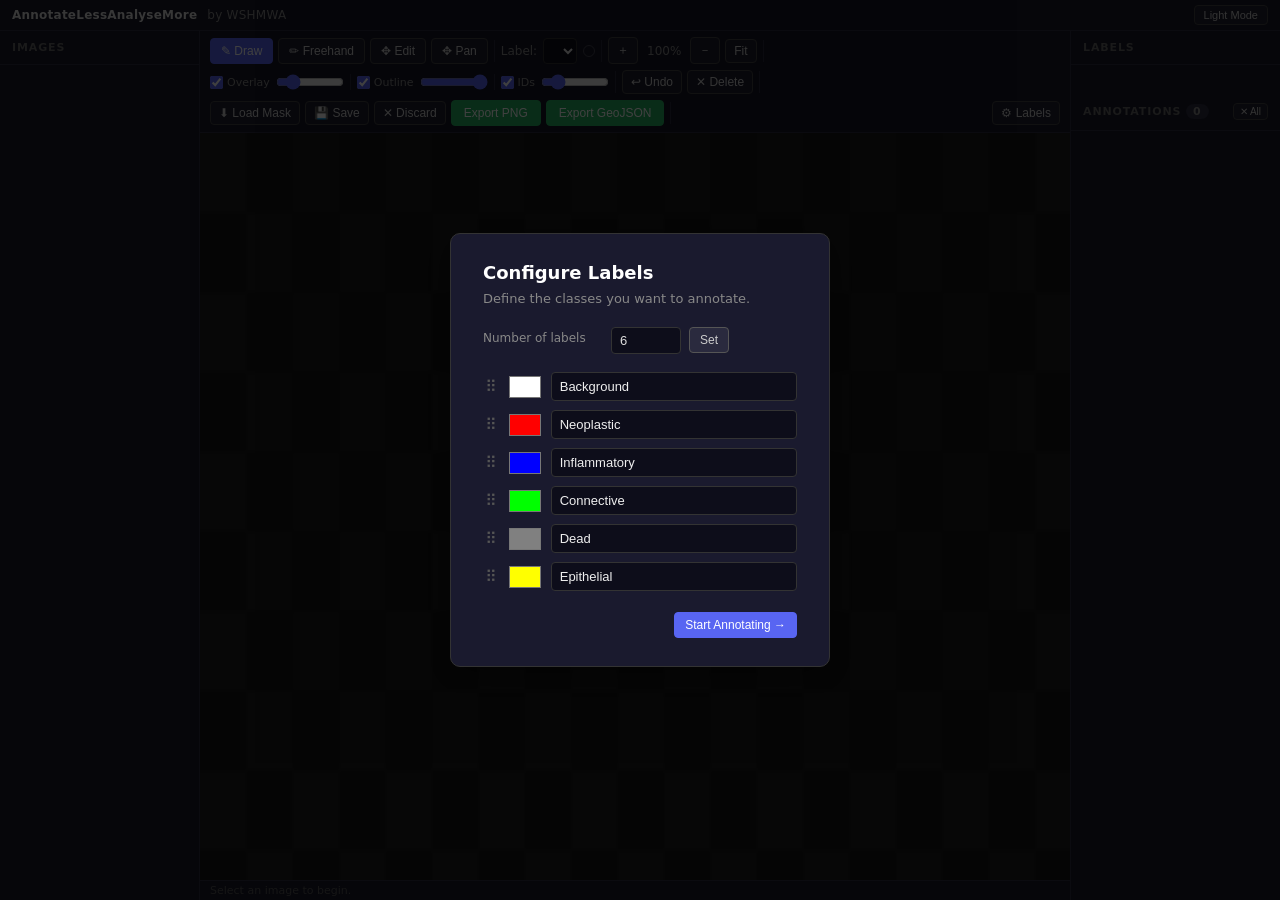
<file: templates/index.html>
<!DOCTYPE html>
<html lang="en">
<head>
<meta charset="UTF-8">
<meta name="viewport" content="width=device-width, initial-scale=1.0">
<title>AnnotateLessAnalyseMore</title>
<link rel="stylesheet" href="/static/style.css">
</head>
<body>

<!-- ── Label Setup Modal ─────────────────────────────────────── -->
<div id="modal-overlay" class="modal-overlay">
  <div class="modal-box">
    <h2>Configure Labels</h2>
    <p class="modal-desc">Define the classes you want to annotate.</p>

    <div class="modal-row">
      <label>Number of labels</label>
      <input type="number" id="label-count" min="1" max="20" value="2">
      <button class="btn-secondary" onclick="buildLabelInputs()">Set</button>
    </div>

    <div id="label-inputs-container"></div>

    <div class="modal-actions">
      <button id="btn-use-saved" class="btn-secondary" style="display:none" onclick="useSavedLabels()">Use Previous Labels</button>
      <button id="btn-confirm" class="btn-primary" onclick="confirmLabels()">Start Annotating →</button>
    </div>
  </div>
</div>

<!-- ── Title bar ──────────────────────────────────────────────── -->
<div id="titlebar">
  <span id="title-brand">AnnotateLessAnalyseMore<span id="title-by"> by WSHMWA</span></span>
  <button id="btn-theme" onclick="toggleTheme()">Light Mode</button>
</div>

<!-- ── Main App ───────────────────────────────────────────────── -->
<div id="app">

  <!-- Left: image list -->
  <aside id="sidebar-left">
    <div class="sidebar-header">Images</div>
    <div id="image-list"></div>
  </aside>

  <!-- Center: canvas -->
  <main id="canvas-area">
    <div id="toolbar">
      <div class="tool-group">
        <button id="tool-draw"     class="tool-btn active" title="Draw polygon (D)" onclick="setTool('draw')">&#9998; Draw</button>
        <button id="tool-freehand" class="tool-btn"      title="Freehand draw / stylus (H)" onclick="setTool('freehand')">&#9999; Freehand</button>
        <button id="tool-edit"     class="tool-btn"      title="Edit vertices (E)" onclick="setTool('edit')">&#10021; Edit</button>
        <button id="tool-pan"      class="tool-btn"      title="Pan (P / hold Space)" onclick="setTool('pan')">&#10021; Pan</button>
      </div>
      <div class="tool-sep"></div>
      <div class="tool-group">
        <label class="label-pick-wrap">
          Label:
          <select id="label-select" onchange="onLabelChange()"></select>
          <span id="label-dot" class="label-dot"></span>
        </label>
      </div>
      <div class="tool-sep"></div>
      <div class="tool-group">
        <button class="btn-sm" title="Zoom in (+)" onclick="zoomBy(1.25)">＋</button>
        <span id="zoom-label">100%</span>
        <button class="btn-sm" title="Zoom out (-)" onclick="zoomBy(0.8)">－</button>
        <button class="btn-sm" title="Fit image (F)" onclick="fitView()">Fit</button>
      </div>
      <div class="tool-sep"></div>
      <div class="tool-group vis-controls">
        <label class="vis-label">
          <input type="checkbox" id="chk-overlay" checked onchange="onOverlayToggle(this)"> Overlay
        </label>
        <input type="range" id="slider-overlay" class="vis-slider" min="0" max="100" value="18"
               title="Overlay opacity" oninput="onOverlayAlpha(this.value)">
        <span class="tool-sep" style="height:16px"></span>
        <label class="vis-label">
          <input type="checkbox" id="chk-outline" checked onchange="onOutlineToggle(this)"> Outline
        </label>
        <input type="range" id="slider-outline" class="vis-slider" min="0" max="100" value="100"
               title="Outline opacity" oninput="onOutlineAlpha(this.value)">
        <span class="tool-sep" style="height:16px"></span>
        <label class="vis-label">
          <input type="checkbox" id="chk-ann-ids" checked onchange="onAnnIdsToggle(this)"> IDs
        </label>
        <input type="range" id="slider-ann-id-size" class="vis-slider" min="8" max="32" value="12"
               title="ID label font size" oninput="onAnnIdSize(this.value)">
      </div>
      <div class="tool-sep"></div>
      <div class="tool-group">
        <button class="btn-sm" title="Undo last annotation (Ctrl+Z)" onclick="undo()">↩ Undo</button>
        <button class="btn-sm danger" title="Delete selected (Del)" onclick="deleteSelected()">✕ Delete</button>
      </div>
      <div class="tool-sep"></div>
      <div class="tool-group">
        <button class="btn-sm" onclick="openMaskModal()">⬇ Load Mask</button>
        <button class="btn-sm" onclick="saveAnnotations()">💾 Save</button>
        <button id="btn-discard" class="btn-sm danger" title="Discard all unsaved changes" onclick="discardChanges()" disabled>✕ Discard</button>
        <button class="btn-action" onclick="exportPNG()">Export PNG</button>
        <button class="btn-action" onclick="exportGeoJSON()">Export GeoJSON</button>
      </div>
      <div class="tool-sep"></div>
      <button class="btn-sm" style="margin-left:auto" onclick="reconfigureLabels()">⚙ Labels</button>
    </div>

    <canvas id="canvas"></canvas>

    <div id="statusbar"><span id="status-text">Select an image to begin.</span><span id="cursor-pos"></span></div>
  </main>

  <!-- Right: annotations + legend -->
  <aside id="sidebar-right">
    <div class="sidebar-header">
      Labels
    </div>
    <div id="legend"></div>

    <div class="sidebar-header" style="margin-top:12px; display:flex; align-items:center; justify-content:space-between">
      <span>Annotations <span id="ann-count" class="badge">0</span></span>
      <button class="btn-sm danger" onclick="deleteAll()" title="Delete all annotations" style="padding:2px 6px; font-size:10px">✕ All</button>
    </div>
    <div id="ann-list"></div>
  </aside>

</div>

<!-- ── Mask Import Modal ──────────────────────────────────────── -->
<div id="mask-modal" class="modal-overlay" style="display:none">
  <div class="modal-box" style="min-width:520px;max-width:640px">
    <h2>Load Mask as Annotations</h2>

    <!-- Step 1: select file -->
    <div id="mask-s1">
      <p class="modal-desc">Choose a mask file. The tool will auto-detect class vs. instance map and suggest label assignments.</p>
      <label>Mask file</label>
      <select id="mask-select" style="width:100%;margin:6px 0 16px"></select>
      <div class="modal-actions">
        <button class="btn-secondary" onclick="closeMaskModal()">Cancel</button>
        <button id="btn-analyze" class="btn-primary" onclick="analyzeMask()">Analyze →</button>
      </div>
    </div>

    <!-- Step 2: confirm label assignment -->
    <div id="mask-s2" style="display:none">
      <p class="modal-desc" id="mask-type-desc"></p>
      <div id="mask-assignment-area"></div>

      <div style="margin-top:14px;display:flex;align-items:center;gap:8px">
        <label style="color:#888;font-size:12px">Max polygons</label>
        <input type="number" id="mask-max" value="10000" min="1" max="50000"
               style="width:80px;padding:4px 6px;background:#0d0d1a;border:1px solid #333;color:#ddd;border-radius:4px">
        <span style="color:#555;font-size:11px">(per group for class maps; total for instance maps)</span>
      </div>

      <div class="modal-actions" style="margin-top:16px">
        <button class="btn-secondary" onclick="showMaskStep(1)">← Back</button>
        <button class="btn-secondary" onclick="closeMaskModal()">Cancel</button>
        <button class="btn-primary" onclick="importMask()">Import</button>
      </div>
    </div>
  </div>
</div>

<script src="/static/annotator.js"></script>
</body>
</html>
</file>
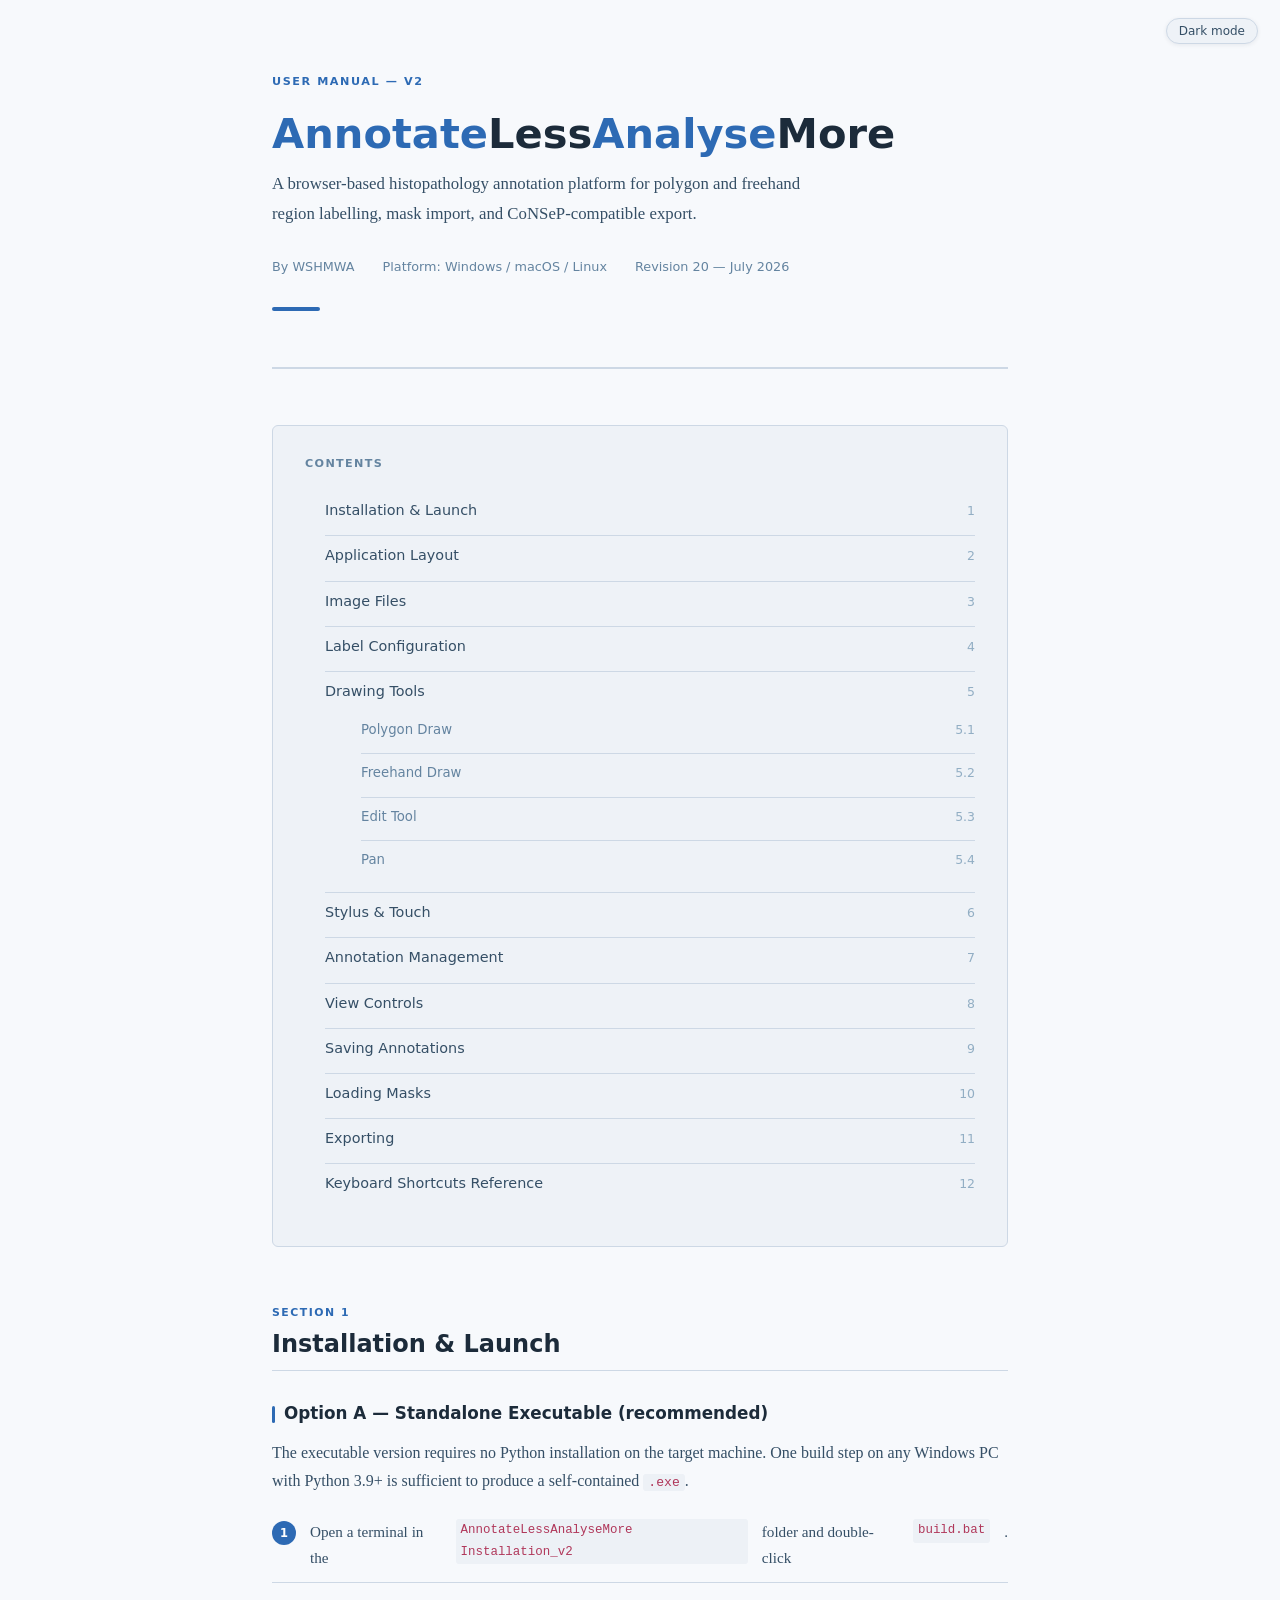
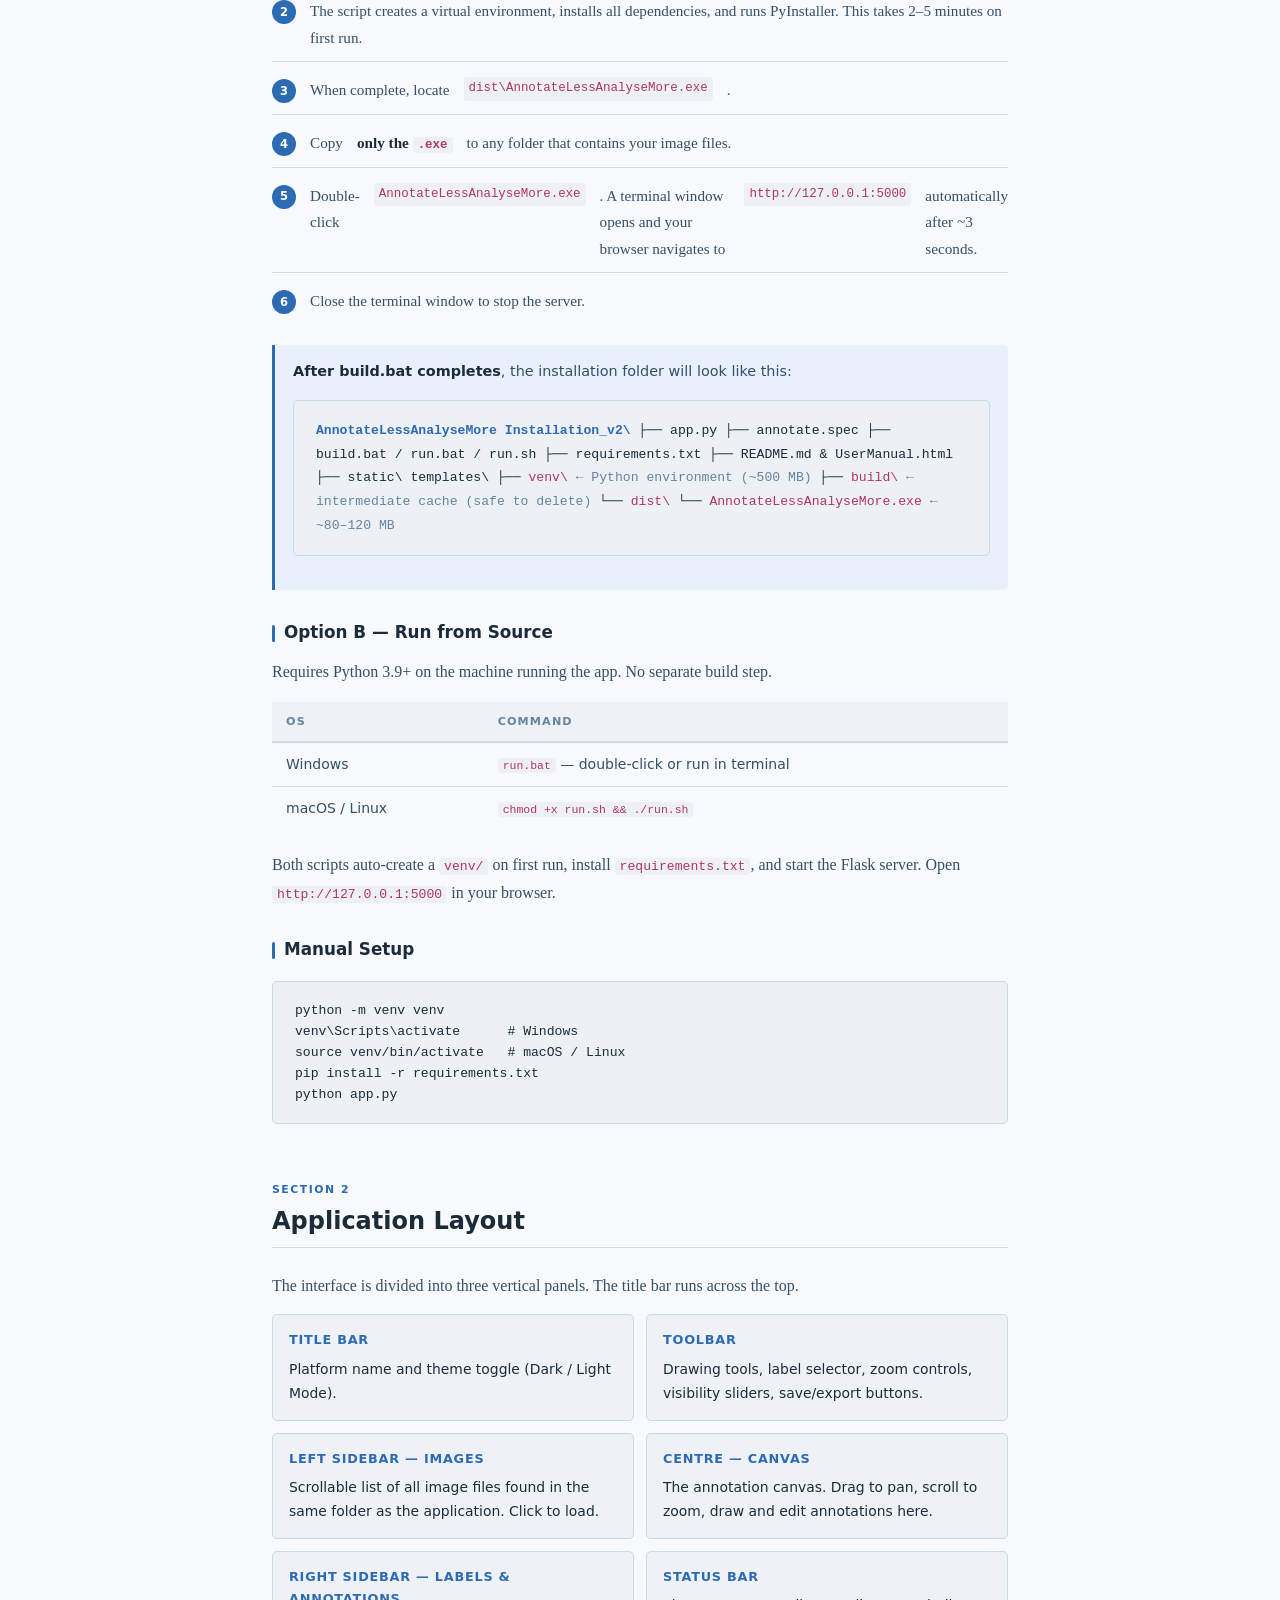
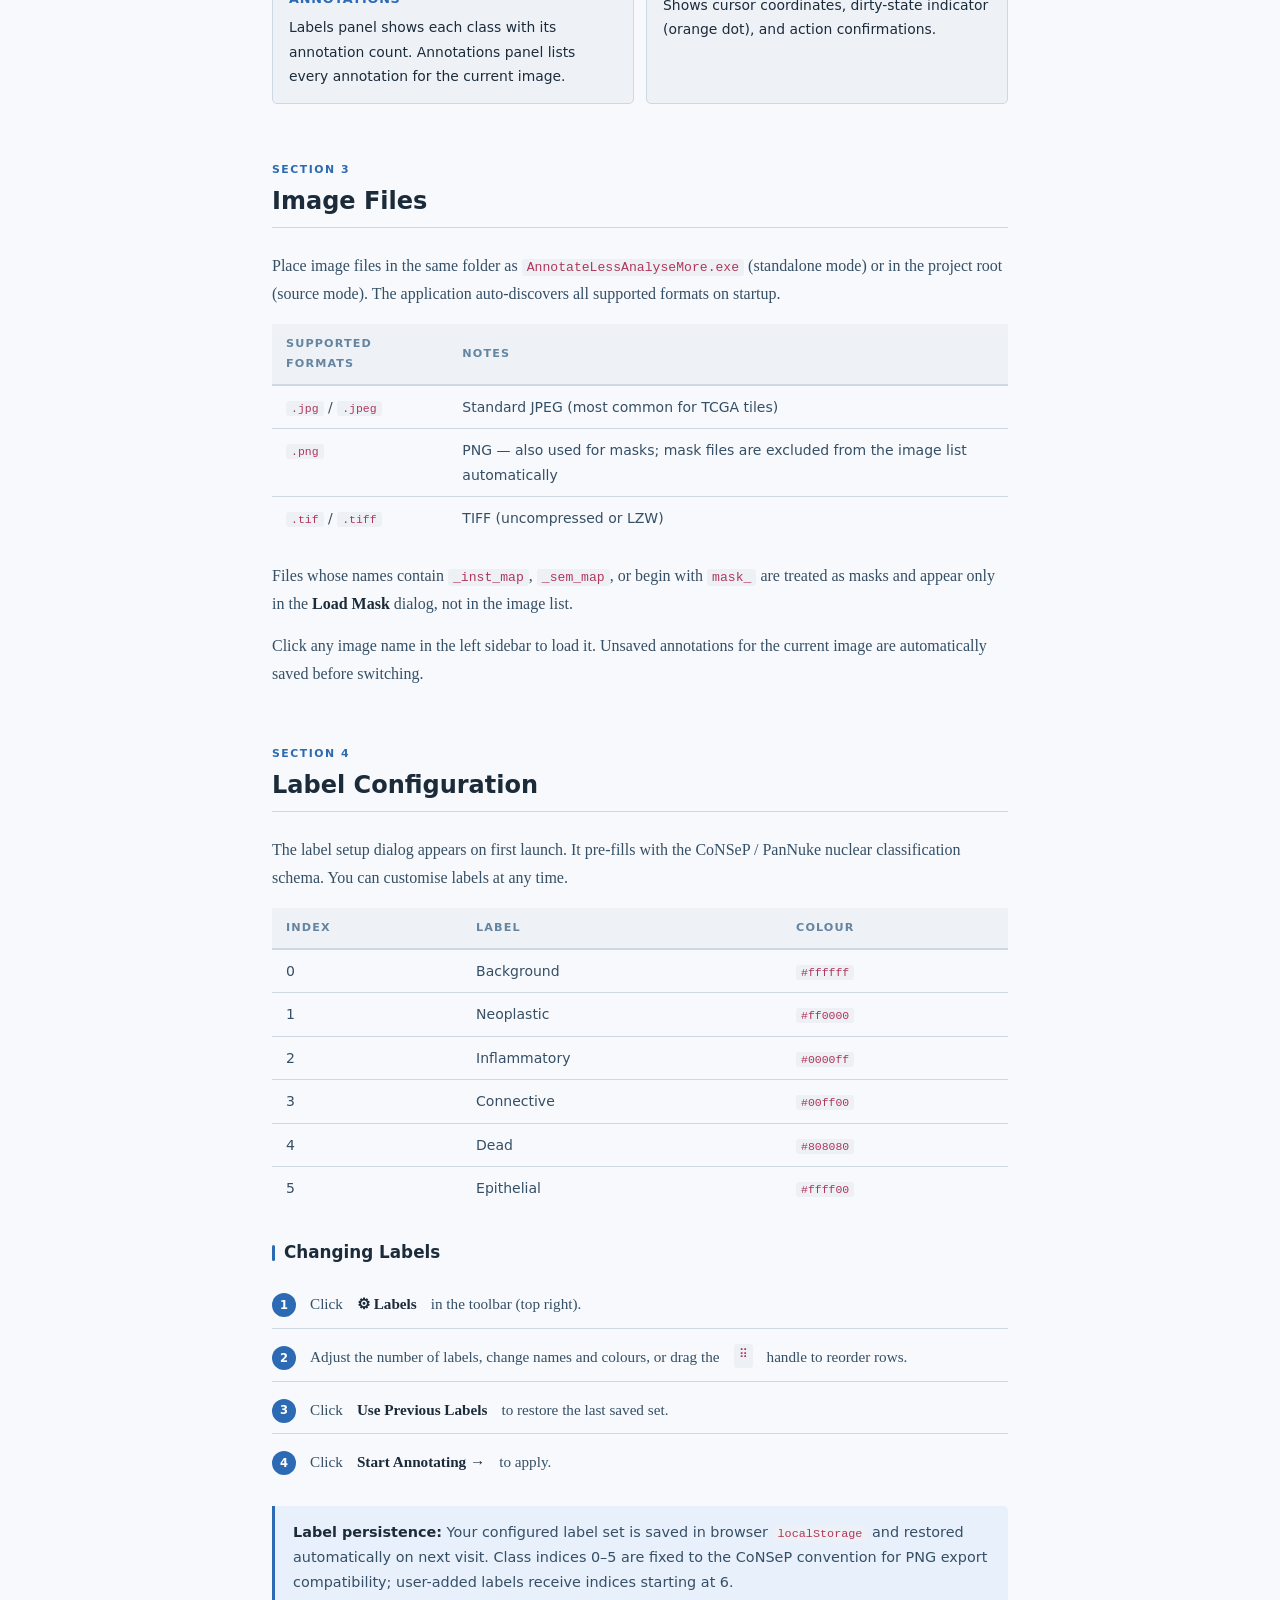
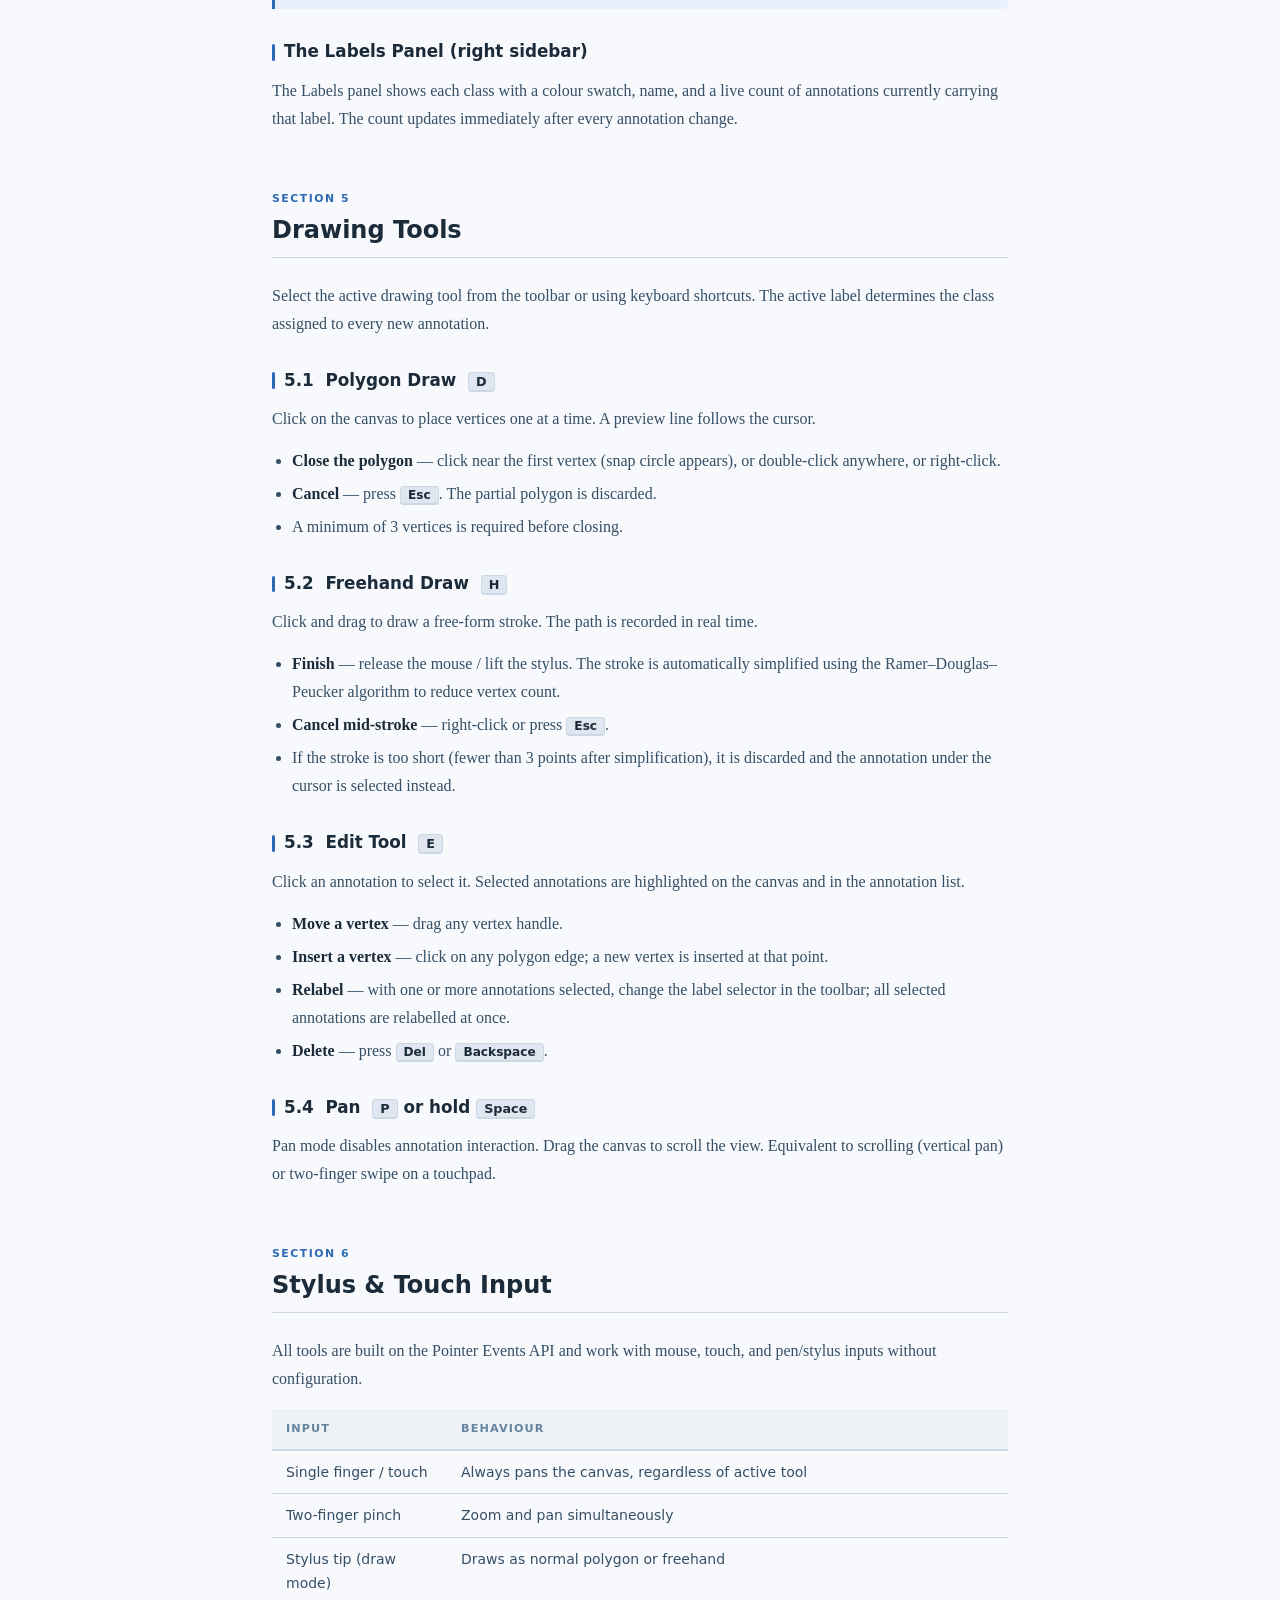
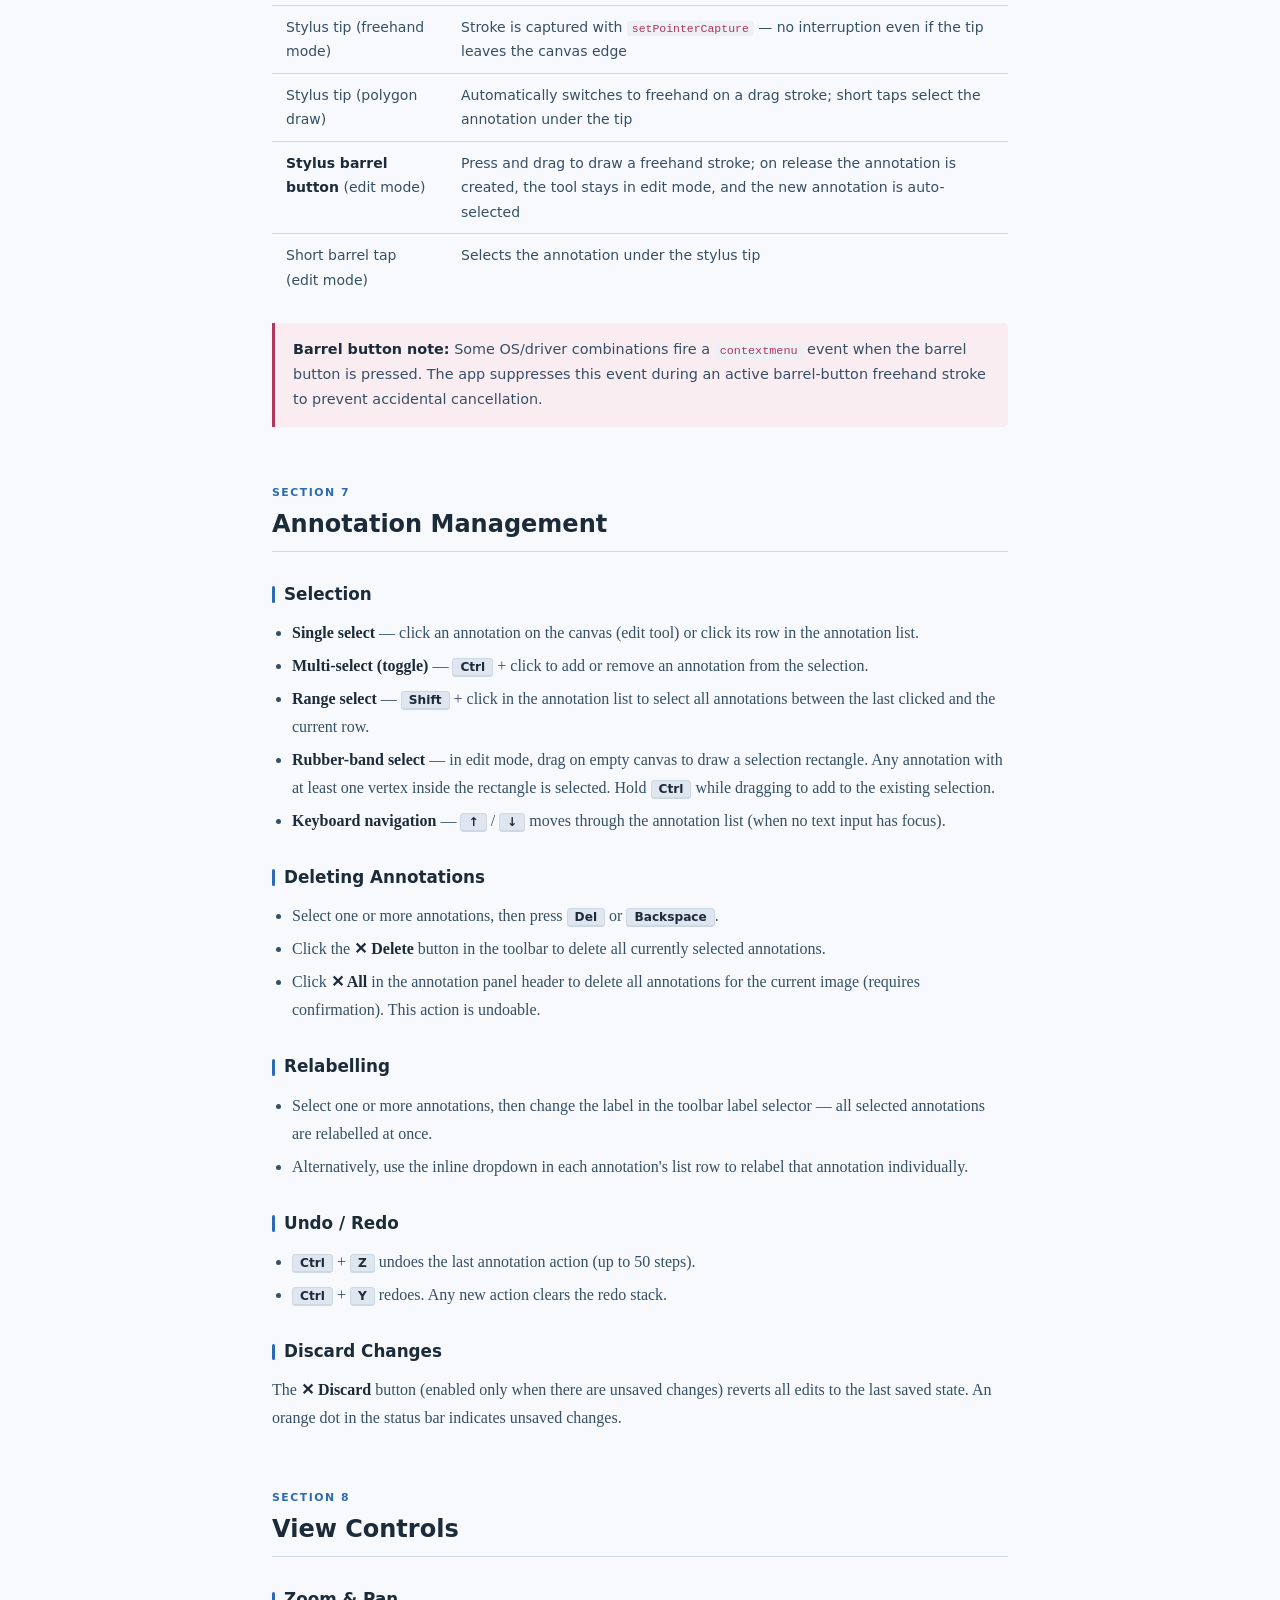
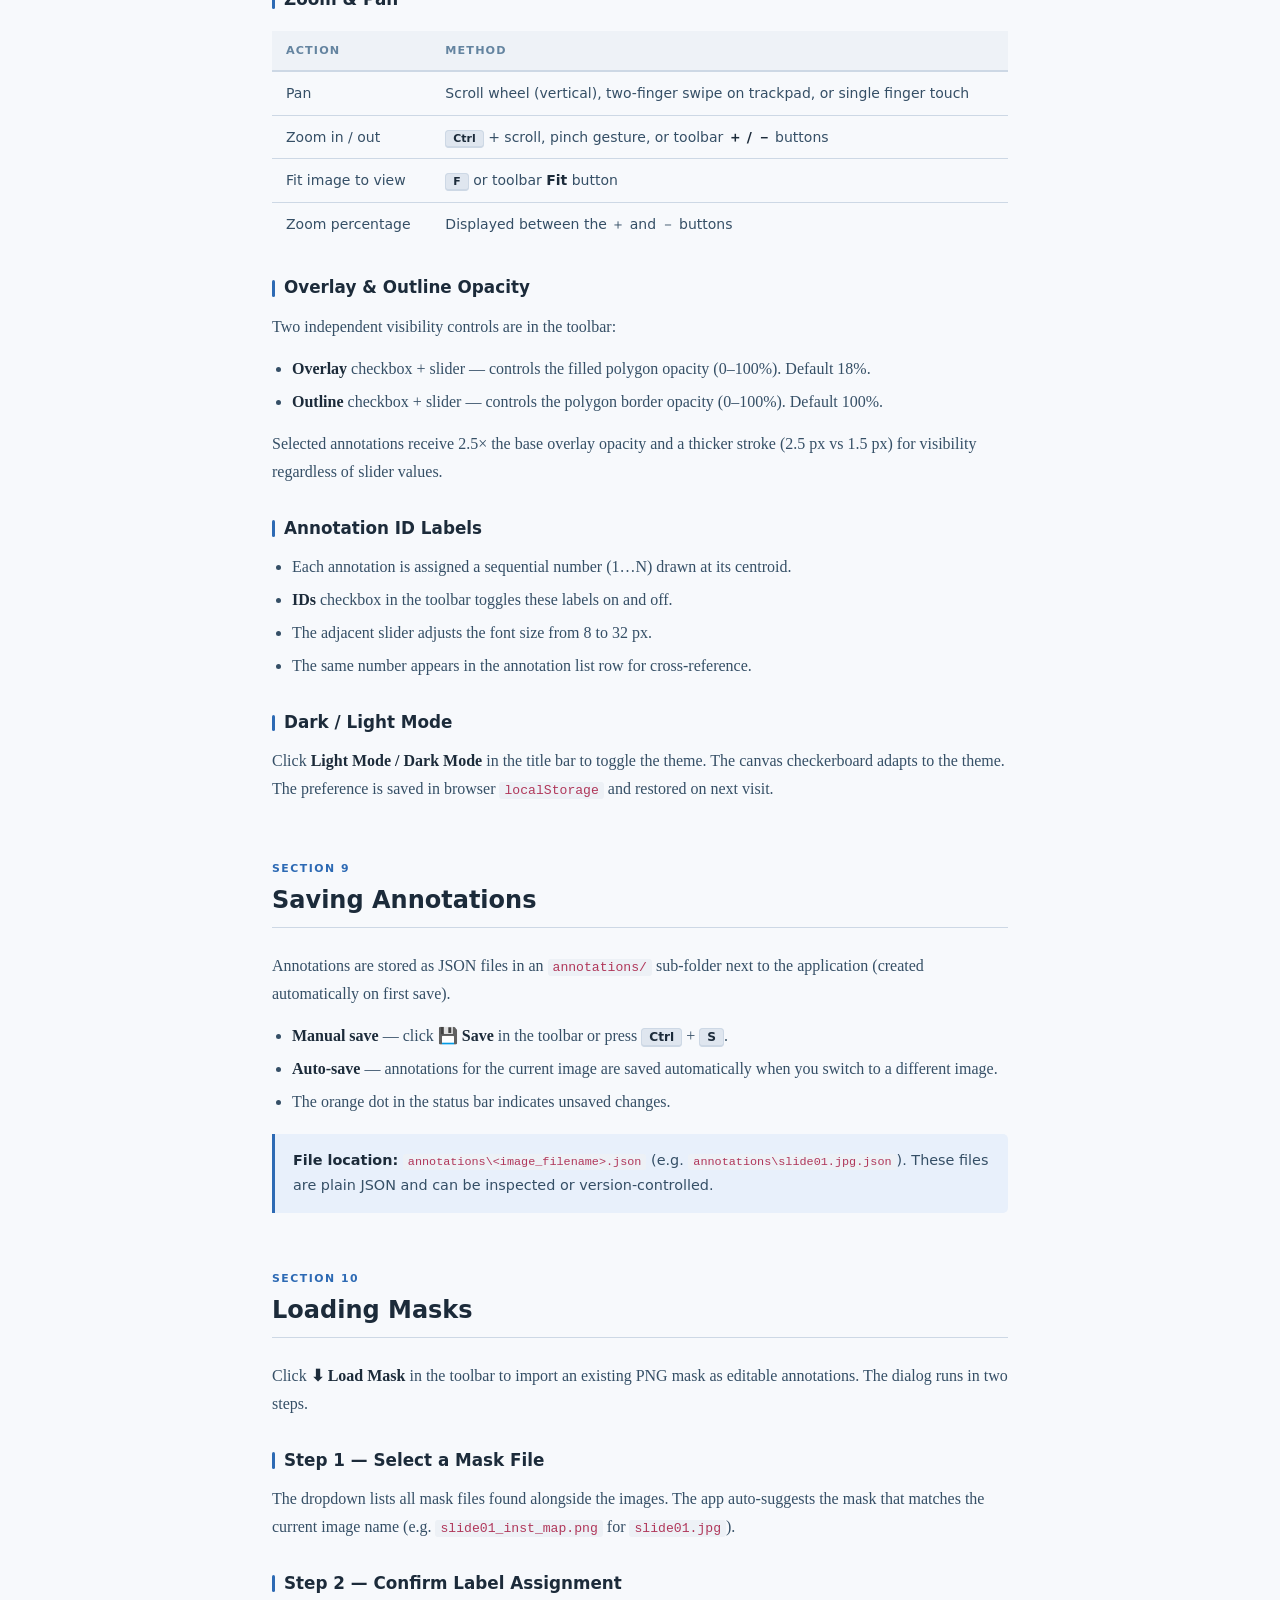
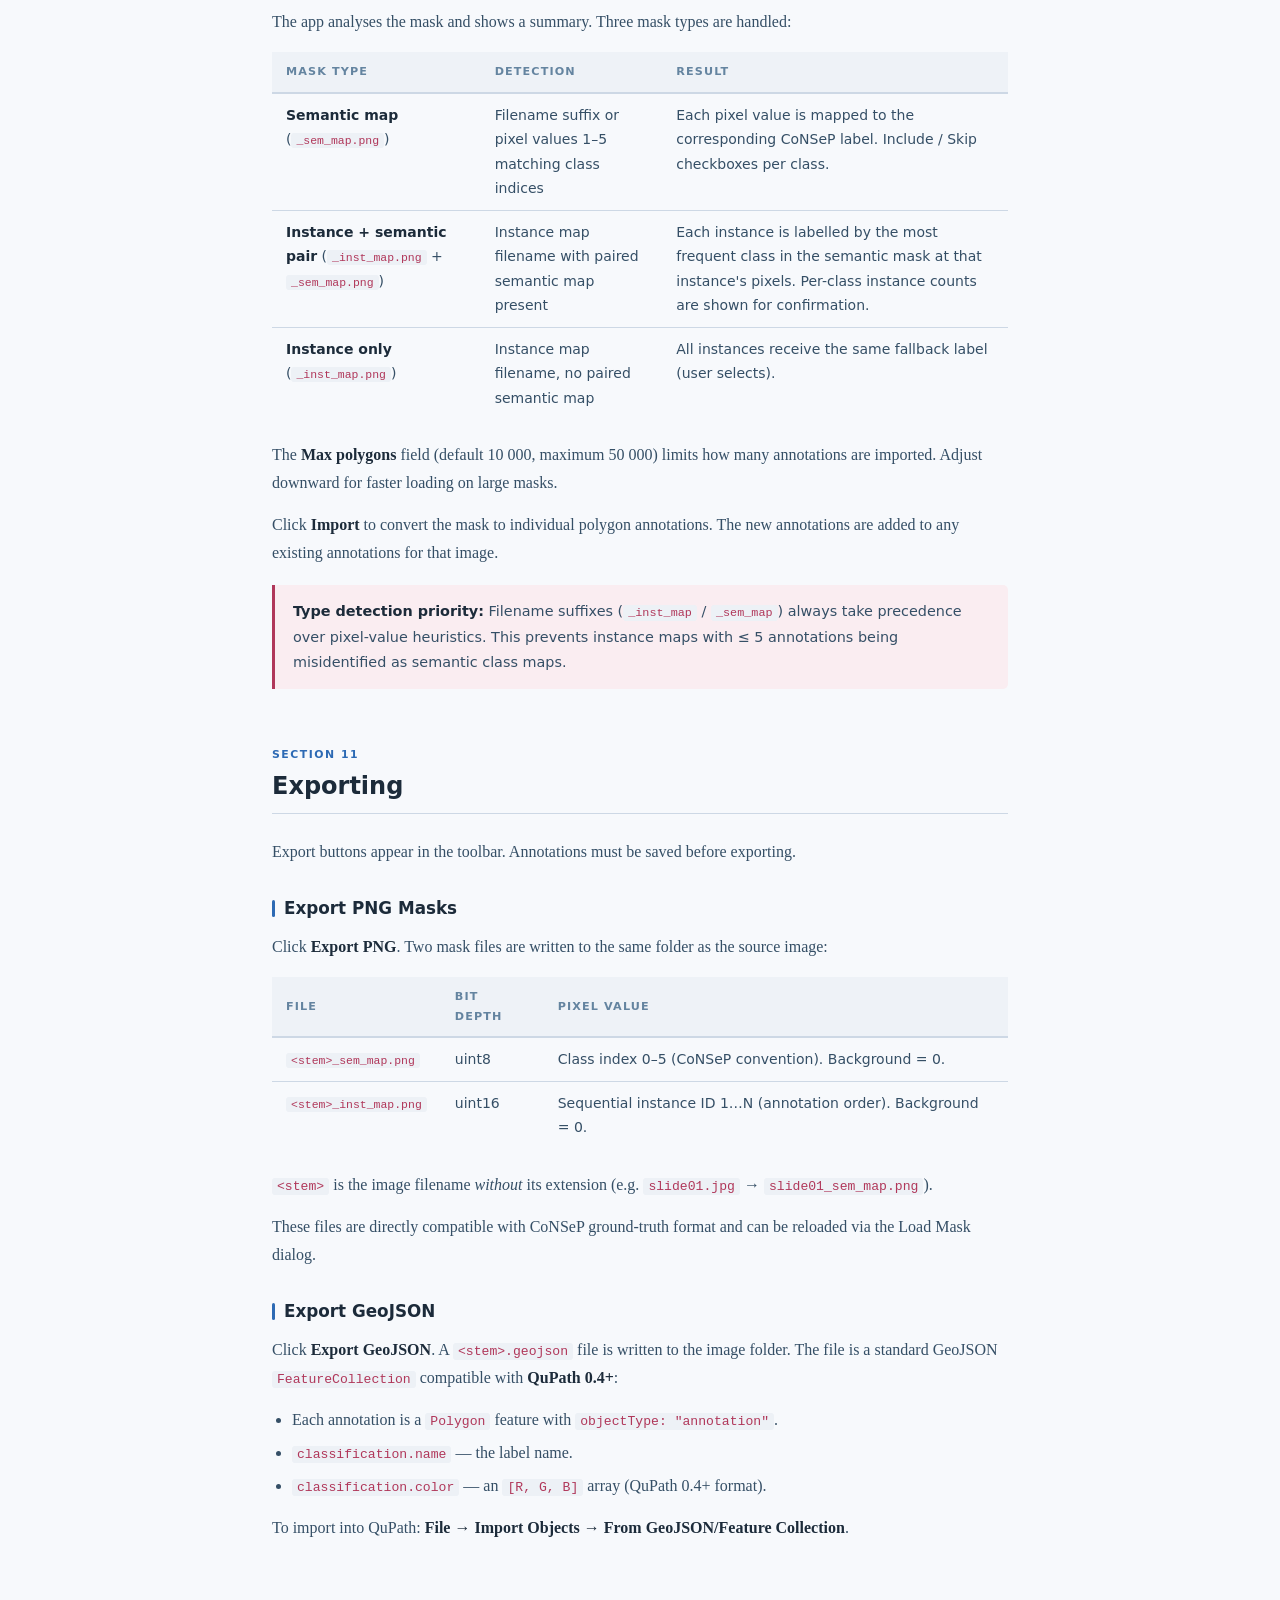
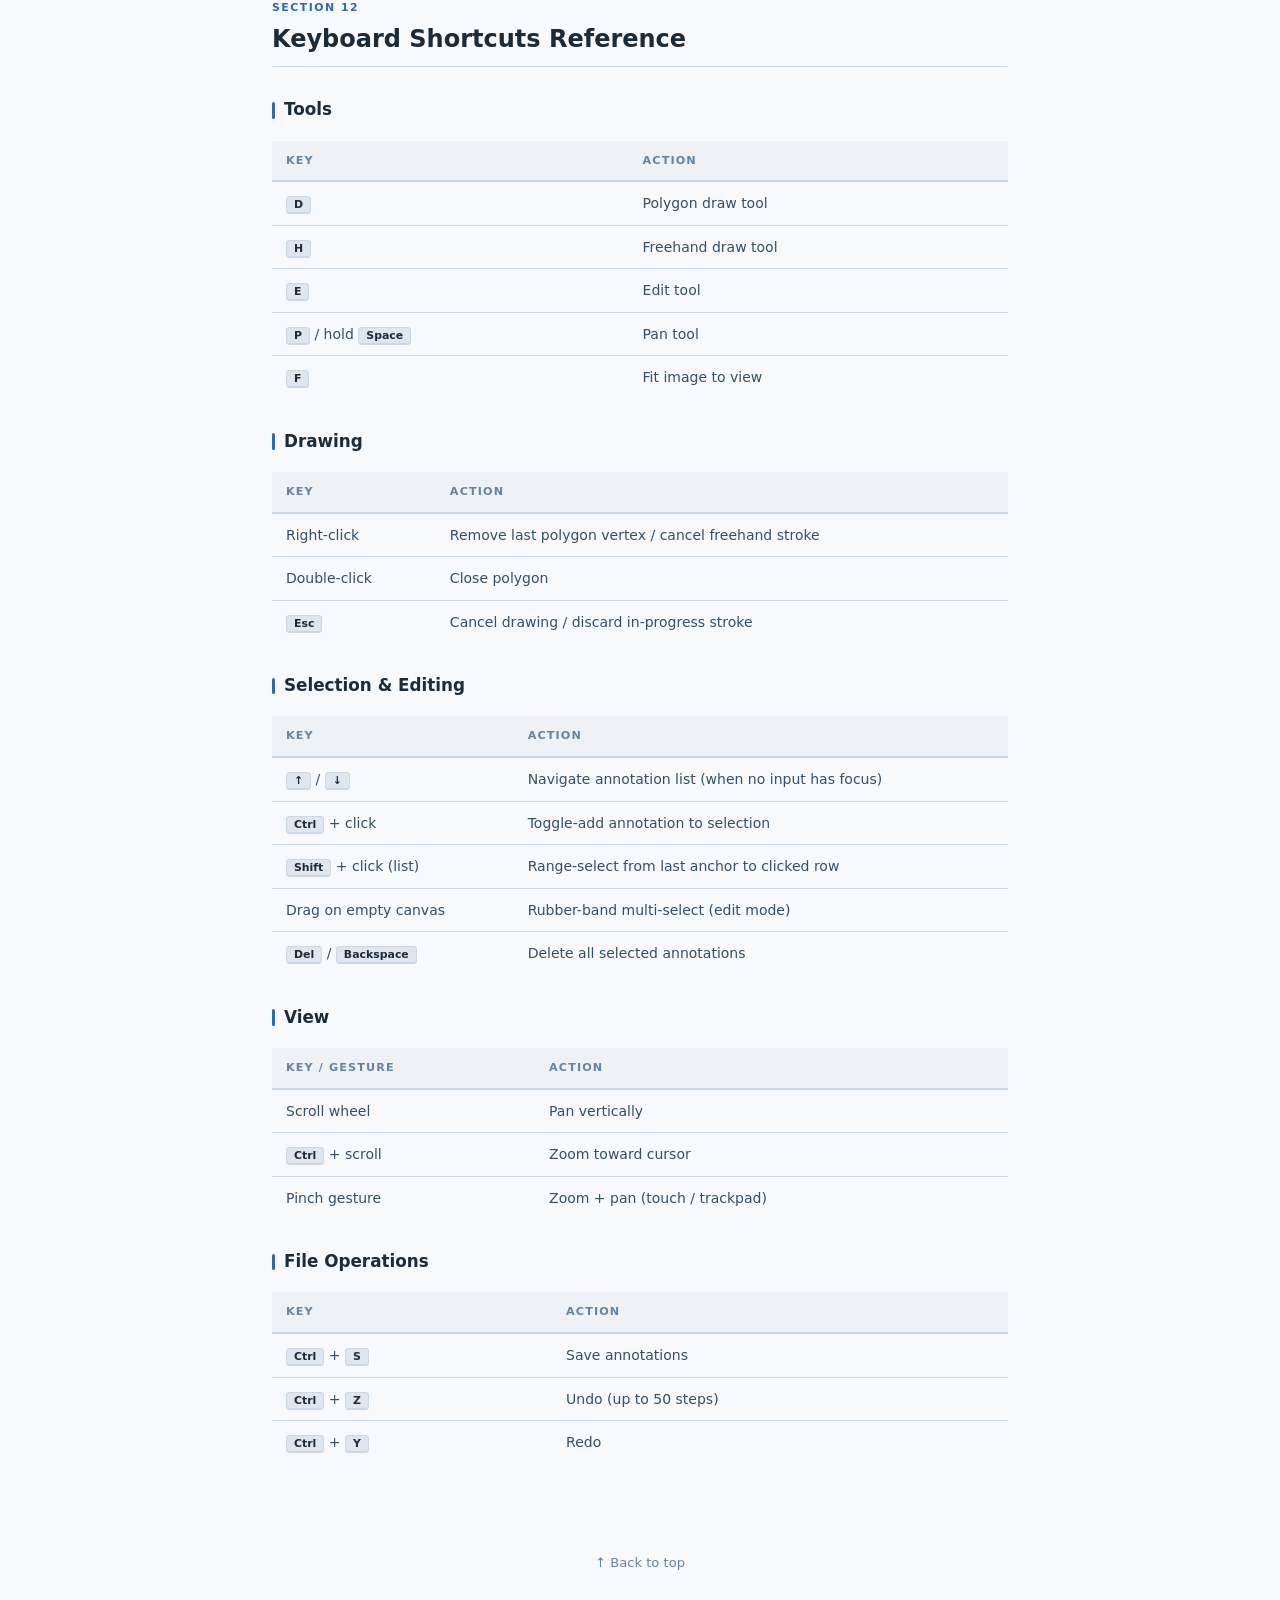
<file: UserManual.html>
<!DOCTYPE html>
<html lang="en" data-theme="light">
<head>
<meta charset="UTF-8">
<meta name="viewport" content="width=device-width, initial-scale=1.0">
<title>AnnotateLessAnalyseMore — User Manual</title>
<style>
/* ── Tokens ───────────────────────────────────────────────────────────── */
:root {
  --ink:        #1c2b3a;
  --ink-2:      #354f66;
  --ink-3:      #6484a0;
  --ink-4:      #92aec4;
  --surface:    #f7f9fc;
  --surface-2:  #eef2f7;
  --surface-3:  #dde5ef;
  --accent:     #2d6ab4;
  --accent-dim: #e8f0fb;
  --rose:       #b0375a;
  --rose-dim:   #faedf1;
  --code-bg:    #edf1f6;
  --key-bg:     #dfe6ef;
  --rule:       #cdd8e5;
  --shadow:     0 1px 4px rgba(28,43,58,.08);
}
@media (prefers-color-scheme: dark) {
  :root {
    --ink:        #d6e4f0;
    --ink-2:      #9ab9d0;
    --ink-3:      #6a8fa8;
    --ink-4:      #445f73;
    --surface:    #111820;
    --surface-2:  #182230;
    --surface-3:  #1f2f40;
    --accent:     #5b9ad6;
    --accent-dim: #162437;
    --rose:       #d4607c;
    --rose-dim:   #251220;
    --code-bg:    #182230;
    --key-bg:     #1f2f40;
    --rule:       #243547;
    --shadow:     0 1px 4px rgba(0,0,0,.3);
  }
}
:root[data-theme="light"] {
  --ink:        #1c2b3a;
  --ink-2:      #354f66;
  --ink-3:      #6484a0;
  --ink-4:      #92aec4;
  --surface:    #f7f9fc;
  --surface-2:  #eef2f7;
  --surface-3:  #dde5ef;
  --accent:     #2d6ab4;
  --accent-dim: #e8f0fb;
  --rose:       #b0375a;
  --rose-dim:   #faedf1;
  --code-bg:    #edf1f6;
  --key-bg:     #dfe6ef;
  --rule:       #cdd8e5;
  --shadow:     0 1px 4px rgba(28,43,58,.08);
}
:root[data-theme="dark"] {
  --ink:        #d6e4f0;
  --ink-2:      #9ab9d0;
  --ink-3:      #6a8fa8;
  --ink-4:      #445f73;
  --surface:    #111820;
  --surface-2:  #182230;
  --surface-3:  #1f2f40;
  --accent:     #5b9ad6;
  --accent-dim: #162437;
  --rose:       #d4607c;
  --rose-dim:   #251220;
  --code-bg:    #182230;
  --key-bg:     #1f2f40;
  --rule:       #243547;
  --shadow:     0 1px 4px rgba(0,0,0,.3);
}

/* ── Reset & base ─────────────────────────────────────────────────────── */
*, *::before, *::after { box-sizing: border-box; margin: 0; padding: 0; }
html { font-size: 16px; scroll-behavior: smooth; }
body {
  font-family: 'Palatino Linotype', Palatino, 'Book Antiqua', Georgia, serif;
  font-size: 1rem;
  line-height: 1.75;
  color: var(--ink);
  background: var(--surface);
  -webkit-font-smoothing: antialiased;
}

/* ── Layout shell ─────────────────────────────────────────────────────── */
.page-wrap {
  max-width: 800px;
  margin: 0 auto;
  padding: 0 32px 80px;
}

/* ── Cover ────────────────────────────────────────────────────────────── */
.cover {
  padding: 72px 0 56px;
  border-bottom: 2px solid var(--rule);
  margin-bottom: 56px;
}
.cover-eyebrow {
  font-family: 'Segoe UI', -apple-system, BlinkMacSystemFont, system-ui, sans-serif;
  font-size: 0.7rem;
  font-weight: 600;
  letter-spacing: 0.14em;
  text-transform: uppercase;
  color: var(--accent);
  margin-bottom: 18px;
}
.cover-title {
  font-family: 'Segoe UI', -apple-system, BlinkMacSystemFont, system-ui, sans-serif;
  font-size: 2.6rem;
  font-weight: 700;
  line-height: 1.15;
  color: var(--ink);
  text-wrap: balance;
  margin-bottom: 6px;
}
.cover-title span { color: var(--accent); }
.cover-subtitle {
  font-size: 1.05rem;
  color: var(--ink-2);
  margin-top: 12px;
  margin-bottom: 28px;
  max-width: 560px;
}
.cover-meta {
  font-family: 'Segoe UI', system-ui, sans-serif;
  font-size: 0.8rem;
  color: var(--ink-3);
  display: flex;
  gap: 28px;
  flex-wrap: wrap;
}
.cover-meta span { display: flex; align-items: center; gap: 6px; }
.cover-bar {
  width: 48px;
  height: 4px;
  background: var(--accent);
  margin: 28px 0 0;
  border-radius: 2px;
}

/* ── Table of contents ────────────────────────────────────────────────── */
.toc-box {
  background: var(--surface-2);
  border: 1px solid var(--rule);
  border-radius: 6px;
  padding: 28px 32px;
  margin-bottom: 56px;
}
.toc-heading {
  font-family: 'Segoe UI', system-ui, sans-serif;
  font-size: 0.7rem;
  font-weight: 700;
  letter-spacing: 0.12em;
  text-transform: uppercase;
  color: var(--ink-3);
  margin-bottom: 18px;
}
.toc-list { list-style: none; }
.toc-list li { border-top: 1px solid var(--rule); }
.toc-list li:first-child { border-top: none; }
.toc-list a {
  display: flex;
  justify-content: space-between;
  align-items: baseline;
  padding: 7px 0;
  text-decoration: none;
  color: var(--ink-2);
  font-family: 'Segoe UI', system-ui, sans-serif;
  font-size: 0.9rem;
  transition: color .15s;
}
.toc-list a:hover { color: var(--accent); }
.toc-list a .toc-num {
  font-variant-numeric: tabular-nums;
  color: var(--ink-4);
  font-size: 0.78rem;
  flex-shrink: 0;
  margin-left: 16px;
}
.toc-sub { padding-left: 16px; }
.toc-sub a { font-size: 0.83rem; color: var(--ink-3); }

/* ── Sections ─────────────────────────────────────────────────────────── */
.section {
  margin-bottom: 56px;
  scroll-margin-top: 24px;
}
.section-num {
  font-family: 'Segoe UI', system-ui, sans-serif;
  font-size: 0.68rem;
  font-weight: 700;
  letter-spacing: 0.14em;
  text-transform: uppercase;
  color: var(--accent);
  margin-bottom: 8px;
}
h2 {
  font-family: 'Segoe UI', system-ui, sans-serif;
  font-size: 1.5rem;
  font-weight: 700;
  color: var(--ink);
  line-height: 1.2;
  padding-bottom: 12px;
  border-bottom: 1.5px solid var(--rule);
  margin-bottom: 24px;
  text-wrap: balance;
}
h3 {
  font-family: 'Segoe UI', system-ui, sans-serif;
  font-size: 1.05rem;
  font-weight: 600;
  color: var(--ink);
  margin: 28px 0 10px;
}
h3::before {
  content: '';
  display: inline-block;
  width: 3px;
  height: 1em;
  background: var(--accent);
  border-radius: 1.5px;
  vertical-align: middle;
  margin-right: 9px;
}
p { margin-bottom: 14px; color: var(--ink-2); }
p:last-child { margin-bottom: 0; }
a { color: var(--accent); }
ul, ol { margin: 0 0 14px 20px; color: var(--ink-2); }
li { margin-bottom: 5px; }
strong { color: var(--ink); font-weight: 600; }

/* ── Divider ──────────────────────────────────────────────────────────── */
hr { border: none; border-top: 1px solid var(--rule); margin: 32px 0; }

/* ── Inline code & paths ──────────────────────────────────────────────── */
code {
  font-family: 'Courier New', Courier, monospace;
  font-size: 0.82em;
  background: var(--code-bg);
  color: var(--rose);
  padding: 1px 5px;
  border-radius: 3px;
}
pre {
  font-family: 'Courier New', Courier, monospace;
  font-size: 0.82rem;
  background: var(--code-bg);
  border: 1px solid var(--rule);
  border-radius: 5px;
  padding: 18px 22px;
  overflow-x: auto;
  margin: 16px 0 20px;
  color: var(--ink);
  line-height: 1.6;
  white-space: pre;
}

/* ── Keyboard key ─────────────────────────────────────────────────────── */
kbd {
  font-family: 'Segoe UI', system-ui, sans-serif;
  font-size: 0.76em;
  font-weight: 600;
  background: var(--key-bg);
  color: var(--ink);
  border: 1px solid var(--rule);
  border-bottom-width: 2px;
  border-radius: 4px;
  padding: 1px 7px;
  white-space: nowrap;
}

/* ── Tables ───────────────────────────────────────────────────────────── */
.table-wrap { overflow-x: auto; margin: 16px 0 22px; }
table {
  width: 100%;
  border-collapse: collapse;
  font-family: 'Segoe UI', system-ui, sans-serif;
  font-size: 0.875rem;
}
thead { background: var(--surface-2); }
th {
  text-align: left;
  font-size: 0.7rem;
  font-weight: 700;
  letter-spacing: 0.1em;
  text-transform: uppercase;
  color: var(--ink-3);
  padding: 10px 14px;
  border-bottom: 2px solid var(--rule);
}
td {
  padding: 9px 14px;
  border-bottom: 1px solid var(--rule);
  color: var(--ink-2);
  vertical-align: top;
}
tr:last-child td { border-bottom: none; }
tr:hover td { background: var(--surface-2); }
td kbd { font-size: 0.78em; }

/* ── Callout boxes ────────────────────────────────────────────────────── */
.callout {
  border-left: 3px solid var(--accent);
  background: var(--accent-dim);
  border-radius: 0 5px 5px 0;
  padding: 14px 18px;
  margin: 18px 0;
  font-family: 'Segoe UI', system-ui, sans-serif;
  font-size: 0.9rem;
  color: var(--ink-2);
}
.callout.rose {
  border-color: var(--rose);
  background: var(--rose-dim);
}
.callout strong { color: var(--ink); }
.callout p { color: inherit; margin-bottom: 6px; }
.callout p:last-child { margin-bottom: 0; }

/* ── Step list ────────────────────────────────────────────────────────── */
.steps { list-style: none; margin: 14px 0 20px; padding: 0; counter-reset: steps; }
.steps li {
  counter-increment: steps;
  display: flex;
  gap: 14px;
  padding: 10px 0;
  border-bottom: 1px solid var(--rule);
  color: var(--ink-2);
  font-size: 0.95rem;
  align-items: flex-start;
}
.steps li:last-child { border-bottom: none; }
.steps li::before {
  content: counter(steps);
  flex-shrink: 0;
  width: 24px;
  height: 24px;
  background: var(--accent);
  color: #fff;
  font-family: 'Segoe UI', system-ui, sans-serif;
  font-size: 0.72rem;
  font-weight: 700;
  border-radius: 50%;
  display: flex;
  align-items: center;
  justify-content: center;
  margin-top: 2px;
}

/* ── File tree ────────────────────────────────────────────────────────── */
.tree {
  font-family: 'Courier New', Courier, monospace;
  font-size: 0.82rem;
  background: var(--code-bg);
  border: 1px solid var(--rule);
  border-radius: 5px;
  padding: 18px 22px;
  margin: 16px 0 20px;
  color: var(--ink);
  line-height: 1.8;
  overflow-x: auto;
}
.tree .dir  { color: var(--accent); font-weight: 600; }
.tree .note { color: var(--ink-3); }
.tree .new  { color: var(--rose); }

/* ── UI area label ────────────────────────────────────────────────────── */
.ui-grid {
  display: grid;
  grid-template-columns: 1fr 1fr;
  gap: 12px;
  margin: 14px 0 20px;
}
.ui-cell {
  background: var(--surface-2);
  border: 1px solid var(--rule);
  border-radius: 5px;
  padding: 14px 16px;
  font-family: 'Segoe UI', system-ui, sans-serif;
  font-size: 0.87rem;
}
.ui-cell strong {
  display: block;
  color: var(--accent);
  font-size: 0.8rem;
  letter-spacing: 0.06em;
  text-transform: uppercase;
  margin-bottom: 5px;
}

/* ── Theme toggle ─────────────────────────────────────────────────────── */
.theme-toggle {
  position: fixed;
  top: 18px;
  right: 22px;
  background: var(--surface-2);
  border: 1px solid var(--rule);
  color: var(--ink-2);
  font-family: 'Segoe UI', system-ui, sans-serif;
  font-size: 0.75rem;
  padding: 5px 12px;
  border-radius: 20px;
  cursor: pointer;
  box-shadow: var(--shadow);
  transition: background .15s, color .15s;
}
.theme-toggle:hover { background: var(--surface-3); color: var(--ink); }

/* ── Back to top ──────────────────────────────────────────────────────── */
.back-top {
  text-align: center;
  padding: 32px 0 0;
  font-family: 'Segoe UI', system-ui, sans-serif;
  font-size: 0.82rem;
}
.back-top a { color: var(--ink-3); text-decoration: none; }
.back-top a:hover { color: var(--accent); }

/* ── Print styles ─────────────────────────────────────────────────────── */
@media print {
  .theme-toggle, .back-top { display: none; }
  body { background: #fff; color: #111; font-size: 11pt; }
  .page-wrap { max-width: 100%; padding: 0 20mm; }
  .cover { padding: 20mm 0 14mm; }
  .cover-title { font-size: 22pt; }
  a { color: inherit; text-decoration: none; }
  h2 { page-break-after: avoid; font-size: 14pt; }
  h3 { page-break-after: avoid; font-size: 11pt; }
  .section { page-break-inside: avoid; }
  pre, .tree, .callout { page-break-inside: avoid; }
  table { page-break-inside: avoid; }
  code { background: #f0f0f0; color: #c0003c; }
  kbd { background: #eee; border-color: #bbb; }
  pre, .tree { background: #f5f5f5; border-color: #ddd; color: #111; }
  .callout { background: #f0f5ff; border-color: #2d6ab4; }
  .callout.rose { background: #fff0f4; border-color: #b0375a; }
  thead { background: #f0f0f0; }
  .ui-cell { background: #f5f5f5; }
}
</style>
</head>
<body>

<button class="theme-toggle" onclick="toggleTheme()" id="themeBtn">Dark mode</button>

<div class="page-wrap">

<!-- ── Cover ──────────────────────────────────────────────────────────── -->
<div class="cover" id="top">
  <div class="cover-eyebrow">User Manual — v2</div>
  <div class="cover-title"><span>Annotate</span>Less<span>Analyse</span>More</div>
  <p class="cover-subtitle">
    A browser-based histopathology annotation platform for polygon and freehand
    region labelling, mask import, and CoNSeP-compatible export.
  </p>
  <div class="cover-meta">
    <span>By WSHMWA</span>
    <span>Platform: Windows / macOS / Linux</span>
    <span>Revision 20 &mdash; July 2026</span>
  </div>
  <div class="cover-bar"></div>
</div>

<!-- ── Table of contents ──────────────────────────────────────────────── -->
<div class="toc-box">
  <div class="toc-heading">Contents</div>
  <ul class="toc-list">
    <li><a href="#s1">Installation &amp; Launch<span class="toc-num">1</span></a></li>
    <li><a href="#s2">Application Layout<span class="toc-num">2</span></a></li>
    <li><a href="#s3">Image Files<span class="toc-num">3</span></a></li>
    <li><a href="#s4">Label Configuration<span class="toc-num">4</span></a></li>
    <li><a href="#s5">Drawing Tools<span class="toc-num">5</span></a>
      <ul class="toc-sub toc-list">
        <li><a href="#s5-1">Polygon Draw<span class="toc-num">5.1</span></a></li>
        <li><a href="#s5-2">Freehand Draw<span class="toc-num">5.2</span></a></li>
        <li><a href="#s5-3">Edit Tool<span class="toc-num">5.3</span></a></li>
        <li><a href="#s5-4">Pan<span class="toc-num">5.4</span></a></li>
      </ul>
    </li>
    <li><a href="#s6">Stylus &amp; Touch<span class="toc-num">6</span></a></li>
    <li><a href="#s7">Annotation Management<span class="toc-num">7</span></a></li>
    <li><a href="#s8">View Controls<span class="toc-num">8</span></a></li>
    <li><a href="#s9">Saving Annotations<span class="toc-num">9</span></a></li>
    <li><a href="#s10">Loading Masks<span class="toc-num">10</span></a></li>
    <li><a href="#s11">Exporting<span class="toc-num">11</span></a></li>
    <li><a href="#s12">Keyboard Shortcuts Reference<span class="toc-num">12</span></a></li>
  </ul>
</div>

<!-- ── 1. Installation ────────────────────────────────────────────────── -->
<div class="section" id="s1">
  <div class="section-num">Section 1</div>
  <h2>Installation &amp; Launch</h2>

  <h3>Option A — Standalone Executable (recommended)</h3>
  <p>The executable version requires no Python installation on the target machine. One build step on any Windows PC with Python 3.9+ is sufficient to produce a self-contained <code>.exe</code>.</p>
  <ol class="steps">
    <li>Open a terminal in the <code>AnnotateLessAnalyseMore Installation_v2</code> folder and double-click <code>build.bat</code>.</li>
    <li>The script creates a virtual environment, installs all dependencies, and runs PyInstaller. This takes 2–5 minutes on first run.</li>
    <li>When complete, locate <code>dist\AnnotateLessAnalyseMore.exe</code>.</li>
    <li>Copy <strong>only the <code>.exe</code></strong> to any folder that contains your image files.</li>
    <li>Double-click <code>AnnotateLessAnalyseMore.exe</code>. A terminal window opens and your browser navigates to <code>http://127.0.0.1:5000</code> automatically after ~3 seconds.</li>
    <li>Close the terminal window to stop the server.</li>
  </ol>

  <div class="callout">
    <strong>After build.bat completes</strong>, the installation folder will look like this:
    <div class="tree">
<span class="dir">AnnotateLessAnalyseMore Installation_v2\</span>
├── app.py
├── annotate.spec
├── build.bat / run.bat / run.sh
├── requirements.txt
├── README.md &amp; UserManual.html
├── static\  templates\
├── <span class="new">venv\</span>            <span class="note">← Python environment (~500 MB)</span>
├── <span class="new">build\</span>           <span class="note">← intermediate cache (safe to delete)</span>
└── <span class="new">dist\</span>
    └── <span class="new">AnnotateLessAnalyseMore.exe</span>   <span class="note">← ~80–120 MB</span></div>
  </div>

  <h3>Option B — Run from Source</h3>
  <p>Requires Python 3.9+ on the machine running the app. No separate build step.</p>
  <div class="table-wrap">
  <table>
    <thead><tr><th>OS</th><th>Command</th></tr></thead>
    <tbody>
      <tr><td>Windows</td><td><code>run.bat</code> — double-click or run in terminal</td></tr>
      <tr><td>macOS / Linux</td><td><code>chmod +x run.sh &amp;&amp; ./run.sh</code></td></tr>
    </tbody>
  </table>
  </div>
  <p>Both scripts auto-create a <code>venv/</code> on first run, install <code>requirements.txt</code>, and start the Flask server. Open <code>http://127.0.0.1:5000</code> in your browser.</p>

  <h3>Manual Setup</h3>
  <pre>python -m venv venv
venv\Scripts\activate      # Windows
source venv/bin/activate   # macOS / Linux
pip install -r requirements.txt
python app.py</pre>
</div>

<!-- ── 2. Application Layout ──────────────────────────────────────────── -->
<div class="section" id="s2">
  <div class="section-num">Section 2</div>
  <h2>Application Layout</h2>
  <p>The interface is divided into three vertical panels. The title bar runs across the top.</p>

  <div class="ui-grid">
    <div class="ui-cell"><strong>Title Bar</strong>Platform name and theme toggle (Dark / Light Mode).</div>
    <div class="ui-cell"><strong>Toolbar</strong>Drawing tools, label selector, zoom controls, visibility sliders, save/export buttons.</div>
    <div class="ui-cell"><strong>Left Sidebar — Images</strong>Scrollable list of all image files found in the same folder as the application. Click to load.</div>
    <div class="ui-cell"><strong>Centre — Canvas</strong>The annotation canvas. Drag to pan, scroll to zoom, draw and edit annotations here.</div>
    <div class="ui-cell"><strong>Right Sidebar — Labels &amp; Annotations</strong>Labels panel shows each class with its annotation count. Annotations panel lists every annotation for the current image.</div>
    <div class="ui-cell"><strong>Status Bar</strong>Shows cursor coordinates, dirty-state indicator (orange dot), and action confirmations.</div>
  </div>
</div>

<!-- ── 3. Image Files ─────────────────────────────────────────────────── -->
<div class="section" id="s3">
  <div class="section-num">Section 3</div>
  <h2>Image Files</h2>
  <p>Place image files in the same folder as <code>AnnotateLessAnalyseMore.exe</code> (standalone mode) or in the project root (source mode). The application auto-discovers all supported formats on startup.</p>
  <div class="table-wrap">
  <table>
    <thead><tr><th>Supported formats</th><th>Notes</th></tr></thead>
    <tbody>
      <tr><td><code>.jpg</code> / <code>.jpeg</code></td><td>Standard JPEG (most common for TCGA tiles)</td></tr>
      <tr><td><code>.png</code></td><td>PNG — also used for masks; mask files are excluded from the image list automatically</td></tr>
      <tr><td><code>.tif</code> / <code>.tiff</code></td><td>TIFF (uncompressed or LZW)</td></tr>
    </tbody>
  </table>
  </div>
  <p>Files whose names contain <code>_inst_map</code>, <code>_sem_map</code>, or begin with <code>mask_</code> are treated as masks and appear only in the <strong>Load Mask</strong> dialog, not in the image list.</p>
  <p>Click any image name in the left sidebar to load it. Unsaved annotations for the current image are automatically saved before switching.</p>
</div>

<!-- ── 4. Label Configuration ────────────────────────────────────────── -->
<div class="section" id="s4">
  <div class="section-num">Section 4</div>
  <h2>Label Configuration</h2>
  <p>The label setup dialog appears on first launch. It pre-fills with the CoNSeP / PanNuke nuclear classification schema. You can customise labels at any time.</p>
  <div class="table-wrap">
  <table>
    <thead><tr><th>Index</th><th>Label</th><th>Colour</th></tr></thead>
    <tbody>
      <tr><td>0</td><td>Background</td><td><code>#ffffff</code></td></tr>
      <tr><td>1</td><td>Neoplastic</td><td><code>#ff0000</code></td></tr>
      <tr><td>2</td><td>Inflammatory</td><td><code>#0000ff</code></td></tr>
      <tr><td>3</td><td>Connective</td><td><code>#00ff00</code></td></tr>
      <tr><td>4</td><td>Dead</td><td><code>#808080</code></td></tr>
      <tr><td>5</td><td>Epithelial</td><td><code>#ffff00</code></td></tr>
    </tbody>
  </table>
  </div>

  <h3>Changing Labels</h3>
  <ol class="steps">
    <li>Click <strong>⚙ Labels</strong> in the toolbar (top right).</li>
    <li>Adjust the number of labels, change names and colours, or drag the <code>⠿</code> handle to reorder rows.</li>
    <li>Click <strong>Use Previous Labels</strong> to restore the last saved set.</li>
    <li>Click <strong>Start Annotating →</strong> to apply.</li>
  </ol>

  <div class="callout">
    <strong>Label persistence:</strong> Your configured label set is saved in browser <code>localStorage</code> and restored automatically on next visit. Class indices 0–5 are fixed to the CoNSeP convention for PNG export compatibility; user-added labels receive indices starting at 6.
  </div>

  <h3>The Labels Panel (right sidebar)</h3>
  <p>The Labels panel shows each class with a colour swatch, name, and a live count of annotations currently carrying that label. The count updates immediately after every annotation change.</p>
</div>

<!-- ── 5. Drawing Tools ────────────────────────────────────────────────── -->
<div class="section" id="s5">
  <div class="section-num">Section 5</div>
  <h2>Drawing Tools</h2>
  <p>Select the active drawing tool from the toolbar or using keyboard shortcuts. The active label determines the class assigned to every new annotation.</p>

  <div id="s5-1">
  <h3>5.1 &nbsp;Polygon Draw &nbsp;<kbd>D</kbd></h3>
  <p>Click on the canvas to place vertices one at a time. A preview line follows the cursor.</p>
  <ul>
    <li><strong>Close the polygon</strong> — click near the first vertex (snap circle appears), or double-click anywhere, or right-click.</li>
    <li><strong>Cancel</strong> — press <kbd>Esc</kbd>. The partial polygon is discarded.</li>
    <li>A minimum of 3 vertices is required before closing.</li>
  </ul>
  </div>

  <div id="s5-2">
  <h3>5.2 &nbsp;Freehand Draw &nbsp;<kbd>H</kbd></h3>
  <p>Click and drag to draw a free-form stroke. The path is recorded in real time.</p>
  <ul>
    <li><strong>Finish</strong> — release the mouse / lift the stylus. The stroke is automatically simplified using the Ramer–Douglas–Peucker algorithm to reduce vertex count.</li>
    <li><strong>Cancel mid-stroke</strong> — right-click or press <kbd>Esc</kbd>.</li>
    <li>If the stroke is too short (fewer than 3 points after simplification), it is discarded and the annotation under the cursor is selected instead.</li>
  </ul>
  </div>

  <div id="s5-3">
  <h3>5.3 &nbsp;Edit Tool &nbsp;<kbd>E</kbd></h3>
  <p>Click an annotation to select it. Selected annotations are highlighted on the canvas and in the annotation list.</p>
  <ul>
    <li><strong>Move a vertex</strong> — drag any vertex handle.</li>
    <li><strong>Insert a vertex</strong> — click on any polygon edge; a new vertex is inserted at that point.</li>
    <li><strong>Relabel</strong> — with one or more annotations selected, change the label selector in the toolbar; all selected annotations are relabelled at once.</li>
    <li><strong>Delete</strong> — press <kbd>Del</kbd> or <kbd>Backspace</kbd>.</li>
  </ul>
  </div>

  <div id="s5-4">
  <h3>5.4 &nbsp;Pan &nbsp;<kbd>P</kbd> or hold <kbd>Space</kbd></h3>
  <p>Pan mode disables annotation interaction. Drag the canvas to scroll the view. Equivalent to scrolling (vertical pan) or two-finger swipe on a touchpad.</p>
  </div>
</div>

<!-- ── 6. Stylus & Touch ──────────────────────────────────────────────── -->
<div class="section" id="s6">
  <div class="section-num">Section 6</div>
  <h2>Stylus &amp; Touch Input</h2>
  <p>All tools are built on the Pointer Events API and work with mouse, touch, and pen/stylus inputs without configuration.</p>

  <div class="table-wrap">
  <table>
    <thead><tr><th>Input</th><th>Behaviour</th></tr></thead>
    <tbody>
      <tr><td>Single finger / touch</td><td>Always pans the canvas, regardless of active tool</td></tr>
      <tr><td>Two-finger pinch</td><td>Zoom and pan simultaneously</td></tr>
      <tr><td>Stylus tip (draw mode)</td><td>Draws as normal polygon or freehand</td></tr>
      <tr><td>Stylus tip (freehand mode)</td><td>Stroke is captured with <code>setPointerCapture</code> — no interruption even if the tip leaves the canvas edge</td></tr>
      <tr><td>Stylus tip (polygon draw)</td><td>Automatically switches to freehand on a drag stroke; short taps select the annotation under the tip</td></tr>
      <tr><td><strong>Stylus barrel button</strong> (edit mode)</td><td>Press and drag to draw a freehand stroke; on release the annotation is created, the tool stays in edit mode, and the new annotation is auto-selected</td></tr>
      <tr><td>Short barrel tap (edit mode)</td><td>Selects the annotation under the stylus tip</td></tr>
    </tbody>
  </table>
  </div>

  <div class="callout rose">
    <strong>Barrel button note:</strong> Some OS/driver combinations fire a <code>contextmenu</code> event when the barrel button is pressed. The app suppresses this event during an active barrel-button freehand stroke to prevent accidental cancellation.
  </div>
</div>

<!-- ── 7. Annotation Management ──────────────────────────────────────── -->
<div class="section" id="s7">
  <div class="section-num">Section 7</div>
  <h2>Annotation Management</h2>

  <h3>Selection</h3>
  <ul>
    <li><strong>Single select</strong> — click an annotation on the canvas (edit tool) or click its row in the annotation list.</li>
    <li><strong>Multi-select (toggle)</strong> — <kbd>Ctrl</kbd> + click to add or remove an annotation from the selection.</li>
    <li><strong>Range select</strong> — <kbd>Shift</kbd> + click in the annotation list to select all annotations between the last clicked and the current row.</li>
    <li><strong>Rubber-band select</strong> — in edit mode, drag on empty canvas to draw a selection rectangle. Any annotation with at least one vertex inside the rectangle is selected. Hold <kbd>Ctrl</kbd> while dragging to add to the existing selection.</li>
    <li><strong>Keyboard navigation</strong> — <kbd>↑</kbd> / <kbd>↓</kbd> moves through the annotation list (when no text input has focus).</li>
  </ul>

  <h3>Deleting Annotations</h3>
  <ul>
    <li>Select one or more annotations, then press <kbd>Del</kbd> or <kbd>Backspace</kbd>.</li>
    <li>Click the <strong>✕ Delete</strong> button in the toolbar to delete all currently selected annotations.</li>
    <li>Click <strong>✕ All</strong> in the annotation panel header to delete all annotations for the current image (requires confirmation). This action is undoable.</li>
  </ul>

  <h3>Relabelling</h3>
  <ul>
    <li>Select one or more annotations, then change the label in the toolbar label selector — all selected annotations are relabelled at once.</li>
    <li>Alternatively, use the inline dropdown in each annotation's list row to relabel that annotation individually.</li>
  </ul>

  <h3>Undo / Redo</h3>
  <ul>
    <li><kbd>Ctrl</kbd> + <kbd>Z</kbd> undoes the last annotation action (up to 50 steps).</li>
    <li><kbd>Ctrl</kbd> + <kbd>Y</kbd> redoes. Any new action clears the redo stack.</li>
  </ul>

  <h3>Discard Changes</h3>
  <p>The <strong>✕ Discard</strong> button (enabled only when there are unsaved changes) reverts all edits to the last saved state. An orange dot in the status bar indicates unsaved changes.</p>
</div>

<!-- ── 8. View Controls ───────────────────────────────────────────────── -->
<div class="section" id="s8">
  <div class="section-num">Section 8</div>
  <h2>View Controls</h2>

  <h3>Zoom &amp; Pan</h3>
  <div class="table-wrap">
  <table>
    <thead><tr><th>Action</th><th>Method</th></tr></thead>
    <tbody>
      <tr><td>Pan</td><td>Scroll wheel (vertical), two-finger swipe on trackpad, or single finger touch</td></tr>
      <tr><td>Zoom in / out</td><td><kbd>Ctrl</kbd> + scroll, pinch gesture, or toolbar <strong>＋ / －</strong> buttons</td></tr>
      <tr><td>Fit image to view</td><td><kbd>F</kbd> or toolbar <strong>Fit</strong> button</td></tr>
      <tr><td>Zoom percentage</td><td>Displayed between the ＋ and － buttons</td></tr>
    </tbody>
  </table>
  </div>

  <h3>Overlay &amp; Outline Opacity</h3>
  <p>Two independent visibility controls are in the toolbar:</p>
  <ul>
    <li><strong>Overlay</strong> checkbox + slider — controls the filled polygon opacity (0–100%). Default 18%.</li>
    <li><strong>Outline</strong> checkbox + slider — controls the polygon border opacity (0–100%). Default 100%.</li>
  </ul>
  <p>Selected annotations receive 2.5× the base overlay opacity and a thicker stroke (2.5 px vs 1.5 px) for visibility regardless of slider values.</p>

  <h3>Annotation ID Labels</h3>
  <ul>
    <li>Each annotation is assigned a sequential number (1…N) drawn at its centroid.</li>
    <li><strong>IDs</strong> checkbox in the toolbar toggles these labels on and off.</li>
    <li>The adjacent slider adjusts the font size from 8 to 32 px.</li>
    <li>The same number appears in the annotation list row for cross-reference.</li>
  </ul>

  <h3>Dark / Light Mode</h3>
  <p>Click <strong>Light Mode / Dark Mode</strong> in the title bar to toggle the theme. The canvas checkerboard adapts to the theme. The preference is saved in browser <code>localStorage</code> and restored on next visit.</p>
</div>

<!-- ── 9. Saving ──────────────────────────────────────────────────────── -->
<div class="section" id="s9">
  <div class="section-num">Section 9</div>
  <h2>Saving Annotations</h2>
  <p>Annotations are stored as JSON files in an <code>annotations/</code> sub-folder next to the application (created automatically on first save).</p>
  <ul>
    <li><strong>Manual save</strong> — click <strong>💾 Save</strong> in the toolbar or press <kbd>Ctrl</kbd> + <kbd>S</kbd>.</li>
    <li><strong>Auto-save</strong> — annotations for the current image are saved automatically when you switch to a different image.</li>
    <li>The orange dot in the status bar indicates unsaved changes.</li>
  </ul>
  <div class="callout">
    <strong>File location:</strong> <code>annotations\&lt;image_filename&gt;.json</code> (e.g. <code>annotations\slide01.jpg.json</code>). These files are plain JSON and can be inspected or version-controlled.
  </div>
</div>

<!-- ── 10. Loading Masks ──────────────────────────────────────────────── -->
<div class="section" id="s10">
  <div class="section-num">Section 10</div>
  <h2>Loading Masks</h2>
  <p>Click <strong>⬇ Load Mask</strong> in the toolbar to import an existing PNG mask as editable annotations. The dialog runs in two steps.</p>

  <h3>Step 1 — Select a Mask File</h3>
  <p>The dropdown lists all mask files found alongside the images. The app auto-suggests the mask that matches the current image name (e.g. <code>slide01_inst_map.png</code> for <code>slide01.jpg</code>).</p>

  <h3>Step 2 — Confirm Label Assignment</h3>
  <p>The app analyses the mask and shows a summary. Three mask types are handled:</p>
  <div class="table-wrap">
  <table>
    <thead><tr><th>Mask type</th><th>Detection</th><th>Result</th></tr></thead>
    <tbody>
      <tr>
        <td><strong>Semantic map</strong> (<code>_sem_map.png</code>)</td>
        <td>Filename suffix or pixel values 1–5 matching class indices</td>
        <td>Each pixel value is mapped to the corresponding CoNSeP label. Include / Skip checkboxes per class.</td>
      </tr>
      <tr>
        <td><strong>Instance + semantic pair</strong> (<code>_inst_map.png</code> + <code>_sem_map.png</code>)</td>
        <td>Instance map filename with paired semantic map present</td>
        <td>Each instance is labelled by the most frequent class in the semantic mask at that instance's pixels. Per-class instance counts are shown for confirmation.</td>
      </tr>
      <tr>
        <td><strong>Instance only</strong> (<code>_inst_map.png</code>)</td>
        <td>Instance map filename, no paired semantic map</td>
        <td>All instances receive the same fallback label (user selects).</td>
      </tr>
    </tbody>
  </table>
  </div>

  <p>The <strong>Max polygons</strong> field (default 10 000, maximum 50 000) limits how many annotations are imported. Adjust downward for faster loading on large masks.</p>
  <p>Click <strong>Import</strong> to convert the mask to individual polygon annotations. The new annotations are added to any existing annotations for that image.</p>

  <div class="callout rose">
    <strong>Type detection priority:</strong> Filename suffixes (<code>_inst_map</code> / <code>_sem_map</code>) always take precedence over pixel-value heuristics. This prevents instance maps with ≤ 5 annotations being misidentified as semantic class maps.
  </div>
</div>

<!-- ── 11. Exporting ──────────────────────────────────────────────────── -->
<div class="section" id="s11">
  <div class="section-num">Section 11</div>
  <h2>Exporting</h2>
  <p>Export buttons appear in the toolbar. Annotations must be saved before exporting.</p>

  <h3>Export PNG Masks</h3>
  <p>Click <strong>Export PNG</strong>. Two mask files are written to the same folder as the source image:</p>
  <div class="table-wrap">
  <table>
    <thead><tr><th>File</th><th>Bit depth</th><th>Pixel value</th></tr></thead>
    <tbody>
      <tr>
        <td><code>&lt;stem&gt;_sem_map.png</code></td>
        <td>uint8</td>
        <td>Class index 0–5 (CoNSeP convention). Background = 0.</td>
      </tr>
      <tr>
        <td><code>&lt;stem&gt;_inst_map.png</code></td>
        <td>uint16</td>
        <td>Sequential instance ID 1…N (annotation order). Background = 0.</td>
      </tr>
    </tbody>
  </table>
  </div>
  <p><code>&lt;stem&gt;</code> is the image filename <em>without</em> its extension (e.g. <code>slide01.jpg</code> → <code>slide01_sem_map.png</code>).</p>
  <p>These files are directly compatible with CoNSeP ground-truth format and can be reloaded via the Load Mask dialog.</p>

  <h3>Export GeoJSON</h3>
  <p>Click <strong>Export GeoJSON</strong>. A <code>&lt;stem&gt;.geojson</code> file is written to the image folder. The file is a standard GeoJSON <code>FeatureCollection</code> compatible with <strong>QuPath 0.4+</strong>:</p>
  <ul>
    <li>Each annotation is a <code>Polygon</code> feature with <code>objectType: "annotation"</code>.</li>
    <li><code>classification.name</code> — the label name.</li>
    <li><code>classification.color</code> — an <code>[R, G, B]</code> array (QuPath 0.4+ format).</li>
  </ul>
  <p>To import into QuPath: <strong>File → Import Objects → From GeoJSON/Feature Collection</strong>.</p>
</div>

<!-- ── 12. Keyboard Shortcuts ────────────────────────────────────────── -->
<div class="section" id="s12">
  <div class="section-num">Section 12</div>
  <h2>Keyboard Shortcuts Reference</h2>

  <h3>Tools</h3>
  <div class="table-wrap">
  <table>
    <thead><tr><th>Key</th><th>Action</th></tr></thead>
    <tbody>
      <tr><td><kbd>D</kbd></td><td>Polygon draw tool</td></tr>
      <tr><td><kbd>H</kbd></td><td>Freehand draw tool</td></tr>
      <tr><td><kbd>E</kbd></td><td>Edit tool</td></tr>
      <tr><td><kbd>P</kbd> / hold <kbd>Space</kbd></td><td>Pan tool</td></tr>
      <tr><td><kbd>F</kbd></td><td>Fit image to view</td></tr>
    </tbody>
  </table>
  </div>

  <h3>Drawing</h3>
  <div class="table-wrap">
  <table>
    <thead><tr><th>Key</th><th>Action</th></tr></thead>
    <tbody>
      <tr><td>Right-click</td><td>Remove last polygon vertex / cancel freehand stroke</td></tr>
      <tr><td>Double-click</td><td>Close polygon</td></tr>
      <tr><td><kbd>Esc</kbd></td><td>Cancel drawing / discard in-progress stroke</td></tr>
    </tbody>
  </table>
  </div>

  <h3>Selection &amp; Editing</h3>
  <div class="table-wrap">
  <table>
    <thead><tr><th>Key</th><th>Action</th></tr></thead>
    <tbody>
      <tr><td><kbd>↑</kbd> / <kbd>↓</kbd></td><td>Navigate annotation list (when no input has focus)</td></tr>
      <tr><td><kbd>Ctrl</kbd> + click</td><td>Toggle-add annotation to selection</td></tr>
      <tr><td><kbd>Shift</kbd> + click (list)</td><td>Range-select from last anchor to clicked row</td></tr>
      <tr><td>Drag on empty canvas</td><td>Rubber-band multi-select (edit mode)</td></tr>
      <tr><td><kbd>Del</kbd> / <kbd>Backspace</kbd></td><td>Delete all selected annotations</td></tr>
    </tbody>
  </table>
  </div>

  <h3>View</h3>
  <div class="table-wrap">
  <table>
    <thead><tr><th>Key / Gesture</th><th>Action</th></tr></thead>
    <tbody>
      <tr><td>Scroll wheel</td><td>Pan vertically</td></tr>
      <tr><td><kbd>Ctrl</kbd> + scroll</td><td>Zoom toward cursor</td></tr>
      <tr><td>Pinch gesture</td><td>Zoom + pan (touch / trackpad)</td></tr>
    </tbody>
  </table>
  </div>

  <h3>File Operations</h3>
  <div class="table-wrap">
  <table>
    <thead><tr><th>Key</th><th>Action</th></tr></thead>
    <tbody>
      <tr><td><kbd>Ctrl</kbd> + <kbd>S</kbd></td><td>Save annotations</td></tr>
      <tr><td><kbd>Ctrl</kbd> + <kbd>Z</kbd></td><td>Undo (up to 50 steps)</td></tr>
      <tr><td><kbd>Ctrl</kbd> + <kbd>Y</kbd></td><td>Redo</td></tr>
    </tbody>
  </table>
  </div>
</div>

<div class="back-top"><a href="#top">↑ Back to top</a></div>

</div><!-- .page-wrap -->

<script>
(function () {
  const root = document.documentElement;
  const btn  = document.getElementById('themeBtn');
  let current = root.getAttribute('data-theme') || 'light';

  function apply(t) {
    root.setAttribute('data-theme', t);
    btn.textContent = t === 'dark' ? 'Light mode' : 'Dark mode';
    current = t;
    try { localStorage.setItem('manual-theme', t); } catch(e) {}
  }

  // Restore saved preference
  try {
    const saved = localStorage.getItem('manual-theme');
    if (saved) apply(saved);
  } catch(e) {}

  window.toggleTheme = function () { apply(current === 'dark' ? 'light' : 'dark'); };
})();
</script>
</body>
</html>
</file>
<file: static/style.css>
/* ── Theme variables ────────────────────────────────────────────── */
:root {
  --bg-page:        #121212;
  --bg-panel:       #161626;
  --bg-deep:        #0d0d1a;
  --bg-modal:       #1a1a2e;
  --bg-btn:         #1e1e2e;
  --bg-hover:       #2a2a3e;
  --bg-item:        #252538;
  --bg-tbl-hover:   #16162a;
  --bg-tbl-border:  #1a1a2a;

  --border-subtle:  #2a2a3e;
  --border-mid:     #333;
  --border-input:   #333;
  --border-strong:  #444;

  --text-bright:    #fff;
  --text-primary:   #ddd;
  --text-secondary: #ccc;
  --text-muted:     #aaa;
  --text-dim:       #888;
  --text-faint:     #666;
  --text-ghost:     #555;
  --text-field:     #eee;

  --accent:         #5865f2;
  --accent-hover:   #4752c4;
  --accent-bright:  #7983f5;
  --danger:         #c0392b;
  --delete:         #e74c3c;
  --action:         #27ae60;
  --action-hover:   #219653;
  --dirty:          #f39c12;

  --overlay-bg:     rgba(0,0,0,0.75);
  --swatch-border:  rgba(255,255,255,0.15);
  --dot-border:     rgba(255,255,255,0.20);
  --active-id:      rgba(255,255,255,0.50);

  --checker-a:      #1a1a1a;
  --checker-b:      #141414;
}

body.light {
  --bg-page:        #f0f2f5;
  --bg-panel:       #ffffff;
  --bg-deep:        #f8f9fa;
  --bg-modal:       #ffffff;
  --bg-btn:         #f1f3f5;
  --bg-hover:       #e9ecef;
  --bg-item:        #eef0f5;
  --bg-tbl-hover:   #f0f0f8;
  --bg-tbl-border:  #e8eaef;

  --border-subtle:  #dee2e6;
  --border-mid:     #ced4da;
  --border-input:   #ced4da;
  --border-strong:  #adb5bd;

  --text-bright:    #000;
  --text-primary:   #212529;
  --text-secondary: #495057;
  --text-muted:     #6c757d;
  --text-dim:       #868e96;
  --text-faint:     #adb5bd;
  --text-ghost:     #ced4da;
  --text-field:     #212529;

  --accent:         #5865f2;
  --accent-hover:   #4752c4;
  --accent-bright:  #7983f5;
  --danger:         #c0392b;
  --delete:         #e74c3c;
  --action:         #27ae60;
  --action-hover:   #219653;
  --dirty:          #f39c12;

  --overlay-bg:     rgba(0,0,0,0.55);
  --swatch-border:  rgba(0,0,0,0.15);
  --dot-border:     rgba(0,0,0,0.20);
  --active-id:      rgba(255,255,255,0.70);

  --checker-a:      #d0d0d0;
  --checker-b:      #c4c4c4;
}

/* ── Reset & base ──────────────────────────────────────────────── */
*, *::before, *::after { box-sizing: border-box; margin: 0; padding: 0; }
html { height: 100%; }
body {
  height: 100%;
  display: flex;
  flex-direction: column;
  overflow: hidden;
  font-family: 'Segoe UI', system-ui, sans-serif;
  font-size: 13px;
  background: var(--bg-page);
  color: var(--text-primary);
}

/* ── Title bar ─────────────────────────────────────────────────── */
#titlebar {
  display: flex;
  align-items: center;
  justify-content: space-between;
  padding: 5px 12px;
  background: var(--bg-panel);
  border-bottom: 1px solid var(--border-subtle);
  flex-shrink: 0;
  font-size: 12px;
}
#title-brand {
  font-weight: 700;
  color: var(--text-primary);
  letter-spacing: 0.02em;
}
#title-by {
  font-weight: 400;
  color: var(--text-dim);
  margin-left: 6px;
}
#btn-theme { padding: 3px 9px; font-size: 11px; }

/* ── Buttons ───────────────────────────────────────────────────── */
button {
  padding: 5px 10px;
  border-radius: 4px;
  border: 1px solid var(--border-strong);
  background: var(--bg-btn);
  color: var(--text-secondary);
  cursor: pointer;
  font-size: 12px;
  transition: background 0.15s, border-color 0.15s;
  white-space: nowrap;
}
button:hover  { background: var(--bg-hover); border-color: var(--text-dim); color: var(--text-bright); }
button.active { background: var(--accent); border-color: var(--accent); color: #fff; }
button.danger:hover { background: var(--danger); border-color: var(--danger); color: #fff; }
.btn-primary  { background: var(--accent); border-color: var(--accent); color: #fff; }
.btn-primary:hover { background: var(--accent-hover); border-color: var(--accent-hover); }
.btn-secondary { background: var(--bg-hover); border-color: var(--text-ghost); }
.btn-sm  { padding: 4px 8px; font-size: 12px; }
.btn-action { padding: 5px 12px; background: var(--action); border-color: var(--action); color: #fff; font-size: 12px; }
.btn-action:hover { background: var(--action-hover); border-color: var(--action-hover); }

/* ── Modal ─────────────────────────────────────────────────────── */
.modal-overlay {
  position: fixed; inset: 0;
  background: var(--overlay-bg);
  display: flex; align-items: center; justify-content: center;
  z-index: 200;
}
.modal-box {
  background: var(--bg-modal);
  border: 1px solid var(--border-mid);
  border-radius: 10px;
  padding: 28px 32px;
  min-width: 380px;
  max-width: 480px;
  box-shadow: 0 8px 32px rgba(0,0,0,0.4);
}
.modal-box h2 { font-size: 18px; margin-bottom: 6px; color: var(--text-bright); }
.modal-desc   { color: var(--text-dim); margin-bottom: 18px; line-height: 1.5; }
.modal-row    { display: flex; align-items: center; gap: 8px; margin-bottom: 16px; }
.modal-row label { color: var(--text-muted); min-width: 120px; }
.modal-row input[type=number] { width: 70px; }
.modal-actions { display: flex; justify-content: flex-end; align-items: center; gap: 8px; margin-top: 20px; }
#btn-use-saved { white-space: normal; line-height: 1.5; max-width: 260px; text-align: left; }

/* ── Label input rows inside modal ─────────────────────────────── */
.label-row { display: flex; align-items: center; gap: 8px; margin: 6px 0; border-top: 2px solid transparent; transition: border-color 0.1s; }
.drag-handle { cursor: grab; color: var(--text-ghost); font-size: 16px; padding: 0 2px; user-select: none; flex-shrink: 0; }
.drag-handle:hover { color: var(--text-muted); }
.drag-handle:active { cursor: grabbing; }
.label-row.dragging { opacity: 0.35; }
.label-row.drag-over { border-top-color: var(--accent); }
.label-row input[type=color] { width: 36px; height: 30px; border: none; background: none; cursor: pointer; padding: 0; }
.label-row input[type=text]  { flex: 1; padding: 6px 8px; background: var(--bg-deep); border: 1px solid var(--border-mid); border-radius: 4px; color: var(--text-field); font-size: 13px; }
.label-row input[type=text]:focus { outline: none; border-color: var(--accent); }

/* ── App layout ────────────────────────────────────────────────── */
#app { display: flex; flex: 1; min-height: 0; }

/* ── Sidebars ──────────────────────────────────────────────────── */
aside {
  width: 200px;
  background: var(--bg-panel);
  border-color: var(--border-subtle);
  flex-shrink: 0;
  display: flex;
  flex-direction: column;
  overflow: hidden;
}
#sidebar-left  { border-right: 1px solid var(--border-subtle); }
#sidebar-right { border-left:  1px solid var(--border-subtle); width: 210px; }
.sidebar-header {
  padding: 10px 12px;
  font-size: 11px;
  font-weight: 600;
  text-transform: uppercase;
  letter-spacing: 0.08em;
  color: var(--text-faint);
  border-bottom: 1px solid var(--border-subtle);
  flex-shrink: 0;
}

/* image list */
#image-list { overflow-y: auto; flex: 1; padding: 4px; }
.img-item {
  padding: 6px 8px;
  cursor: pointer;
  border-radius: 4px;
  font-size: 11px;
  word-break: break-all;
  line-height: 1.4;
  color: var(--text-muted);
  margin-bottom: 1px;
}
.img-item:hover  { background: var(--bg-item); color: var(--text-primary); }
.img-item.active { background: var(--accent); color: #fff; }

/* legend */
#legend { padding: 8px; flex-shrink: 0; }
.legend-item { display: flex; align-items: center; gap: 8px; padding: 4px; font-size: 12px; color: var(--text-muted); }
.legend-swatch { width: 14px; height: 14px; border-radius: 3px; flex-shrink: 0; border: 1px solid var(--swatch-border); }
.legend-name { flex: 1; }
.legend-count {
  font-family: monospace; font-size: 10px;
  color: var(--text-dim); background: var(--bg-hover);
  border-radius: 10px; padding: 1px 6px;
  flex-shrink: 0; min-width: 20px; text-align: center;
}

/* annotation list */
#ann-list { overflow-y: auto; flex: 1; padding: 4px; }
.ann-item {
  display: flex; align-items: center; gap: 6px;
  padding: 5px 6px; border-radius: 4px; cursor: pointer;
  font-size: 11px; margin-bottom: 1px; color: var(--text-muted);
}
.ann-item:hover  { background: var(--bg-item); color: var(--text-primary); }
.ann-item.active { background: var(--accent); color: #fff; }
.ann-item.active.primary { background: var(--accent-bright); }
.ann-swatch { width: 10px; height: 10px; border-radius: 2px; flex-shrink: 0; }
.ann-del { margin-left: auto; padding: 1px 5px; border: none; background: transparent; color: var(--text-ghost); cursor: pointer; font-size: 14px; line-height: 1; }
.ann-del:hover { color: var(--delete); background: transparent; }
.ann-label-sel {
  flex: 1; min-width: 0;
  background: transparent; border: none; color: var(--text-muted);
  font-size: 11px; cursor: pointer; padding: 0 2px;
}
.ann-item.active .ann-label-sel { color: #fff; }
.ann-label-sel:focus { outline: none; }
.ann-label-sel option { background: var(--bg-modal); color: var(--text-primary); }
.ann-id  { font-family: monospace; font-size: 10px; color: var(--text-faint); flex-shrink: 0; min-width: 18px; text-align: right; }
.ann-item.active .ann-id { color: var(--active-id); }
.ann-pts { color: var(--text-ghost); margin-right: 4px; font-size: 10px; white-space: nowrap; }
.badge { background: var(--bg-hover); color: var(--text-dim); border-radius: 10px; padding: 1px 7px; font-size: 11px; font-weight: 600; }

/* ── Canvas area ────────────────────────────────────────────────── */
#canvas-area {
  flex: 1;
  display: flex;
  flex-direction: column;
  overflow: hidden;
  background: var(--bg-deep);
}

/* ── Toolbar ────────────────────────────────────────────────────── */
#toolbar {
  display: flex;
  align-items: center;
  gap: 6px;
  padding: 6px 10px;
  background: var(--bg-panel);
  border-bottom: 1px solid var(--border-subtle);
  flex-wrap: wrap;
  flex-shrink: 0;
}
.tool-group { display: flex; align-items: center; gap: 5px; }
.tool-sep   { width: 1px; height: 22px; background: var(--border-subtle); flex-shrink: 0; }
.tool-btn   { padding: 5px 10px; font-size: 12px; }

.label-pick-wrap {
  display: flex; align-items: center; gap: 6px; color: var(--text-dim); font-size: 12px;
}
#label-select {
  padding: 4px 6px;
  background: var(--bg-deep);
  border: 1px solid var(--border-mid);
  color: var(--text-primary);
  border-radius: 4px;
  font-size: 12px;
  max-width: 120px;
}
.label-dot {
  width: 12px; height: 12px; border-radius: 50%;
  display: inline-block;
  border: 1px solid var(--dot-border);
  flex-shrink: 0;
}
#zoom-label { font-size: 12px; color: var(--text-dim); min-width: 42px; text-align: center; }

/* ── Annotation visibility controls ───────────────────────────── */
.vis-controls { gap: 6px; align-items: center; flex-wrap: nowrap; }
.vis-label {
  display: flex; align-items: center; gap: 4px;
  font-size: 11px; color: var(--text-dim); cursor: pointer; white-space: nowrap;
  user-select: none;
}
.vis-label:hover { color: var(--text-secondary); }
.vis-label input[type=checkbox] { accent-color: var(--accent); cursor: pointer; width: 13px; height: 13px; }
.vis-slider {
  width: 68px; cursor: pointer;
  accent-color: var(--accent);
  vertical-align: middle;
}
.vis-slider:disabled { opacity: 0.3; cursor: default; }

/* ── Canvas ─────────────────────────────────────────────────────── */
#canvas { flex: 1; display: block; cursor: crosshair; touch-action: none; }

/* ── Status bar ─────────────────────────────────────────────────── */
#statusbar {
  padding: 3px 10px;
  background: var(--bg-panel);
  border-top: 1px solid var(--border-subtle);
  display: flex; justify-content: space-between;
  font-size: 11px; color: var(--text-ghost);
  flex-shrink: 0;
}
#cursor-pos { font-family: monospace; }

/* modal inputs */
.modal-box input[type=number],
.modal-box select {
  padding: 5px 8px;
  background: var(--bg-deep);
  border: 1px solid var(--border-mid);
  color: var(--text-primary);
  border-radius: 4px;
  font-size: 13px;
}
.modal-box label { display: block; color: var(--text-dim); margin-bottom: 4px; font-size: 12px; }

/* ── Mask assignment table ───────────────────────────────────── */
.assign-table { width: 100%; border-collapse: collapse; margin-top: 8px; }
.assign-table thead th {
  padding: 5px 8px; text-align: left;
  font-size: 11px; font-weight: 600; text-transform: uppercase;
  letter-spacing: 0.06em; color: var(--text-ghost);
  border-bottom: 1px solid var(--border-subtle);
}
.assign-table tbody td {
  padding: 6px 8px; font-size: 12px;
  border-bottom: 1px solid var(--bg-tbl-border);
  vertical-align: middle;
}
.assign-table tbody tr:hover td { background: var(--bg-tbl-hover); }
.assign-swatch {
  display: inline-block; width: 12px; height: 12px;
  border-radius: 2px; margin-right: 6px; vertical-align: middle;
  border: 1px solid var(--swatch-border);
}
.assign-sel {
  background: var(--bg-deep); border: 1px solid var(--border-mid);
  color: var(--text-primary); border-radius: 4px;
  padding: 3px 6px; font-size: 12px; width: 140px;
}
.assign-chk { width: 14px; height: 14px; cursor: pointer; accent-color: var(--accent); }
.instance-assign-row {
  display: flex; align-items: center; gap: 10px;
  padding: 12px 4px; font-size: 13px; color: var(--text-secondary);
}
.instance-assign-row select { width: 160px; }
.dirty-dot {
  display: inline-block; width: 7px; height: 7px;
  border-radius: 50%; background: var(--dirty);
  margin-right: 5px; vertical-align: middle;
}
</file>
